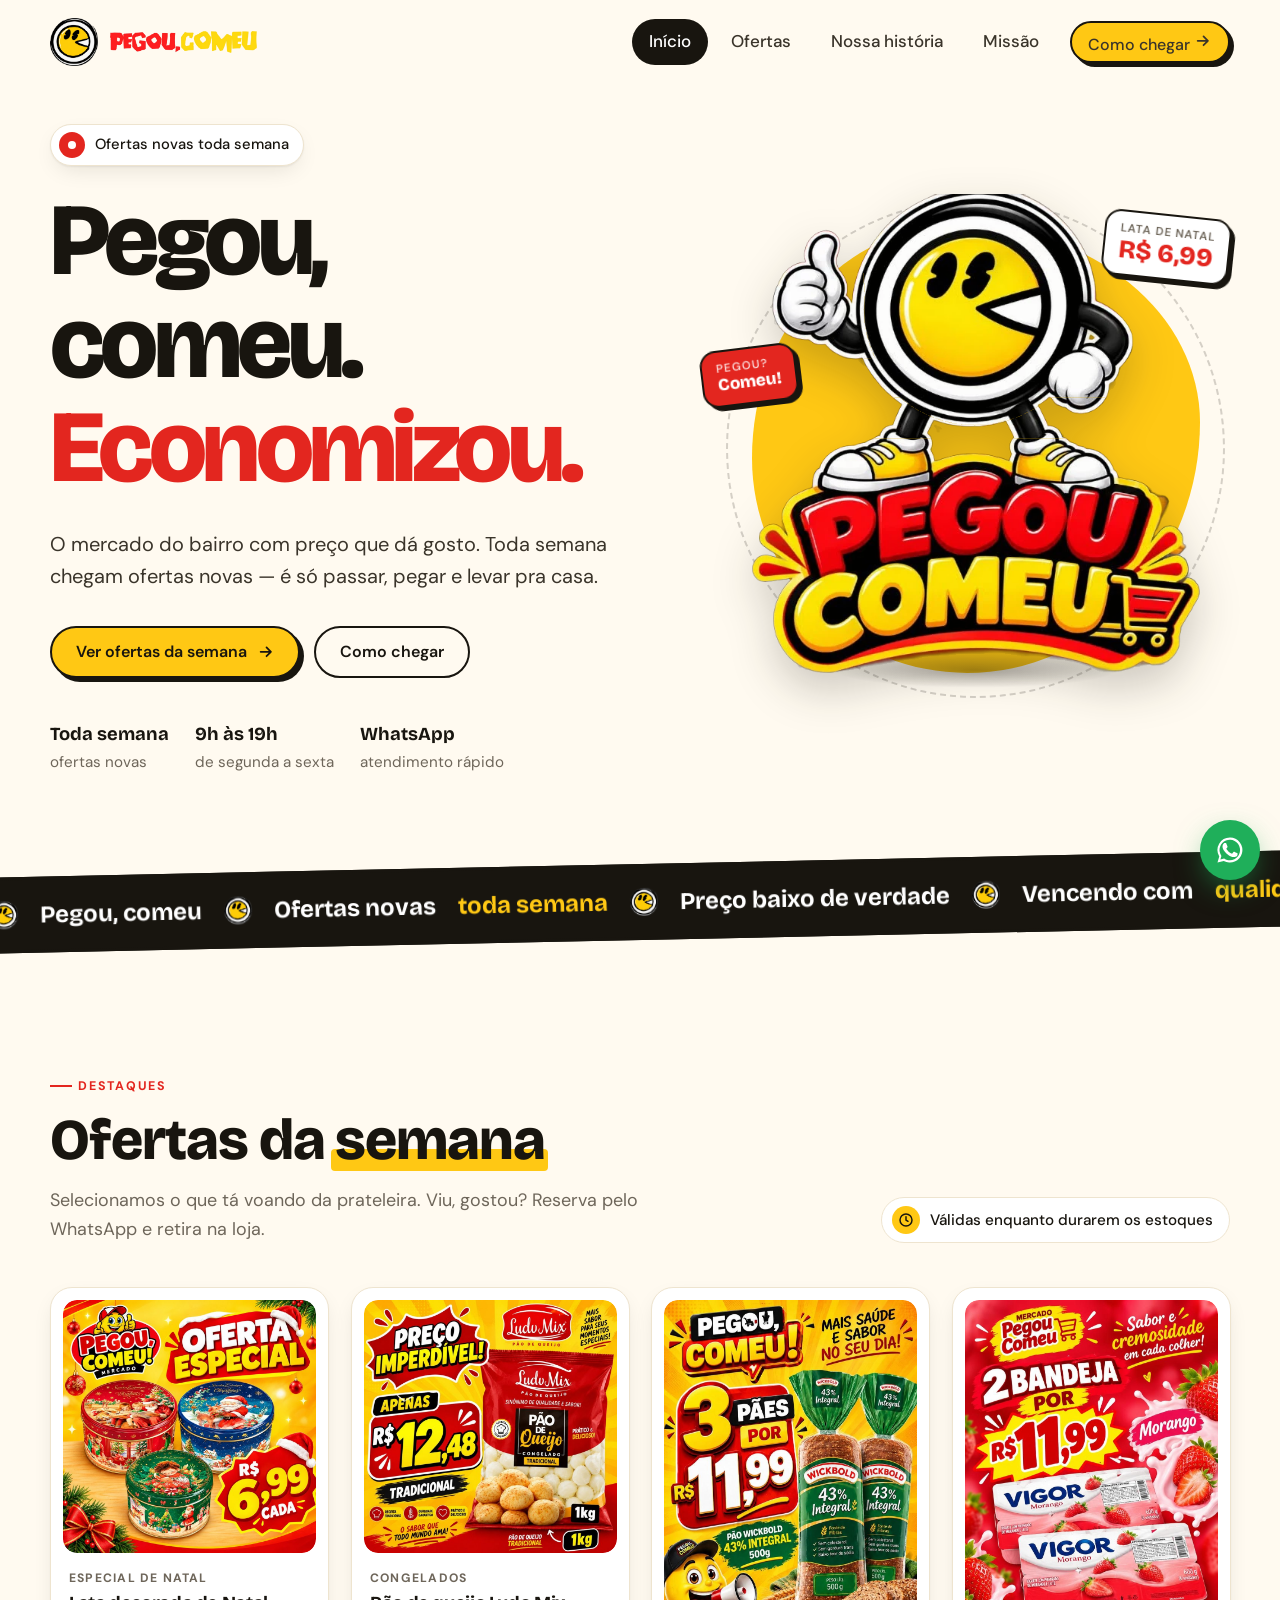
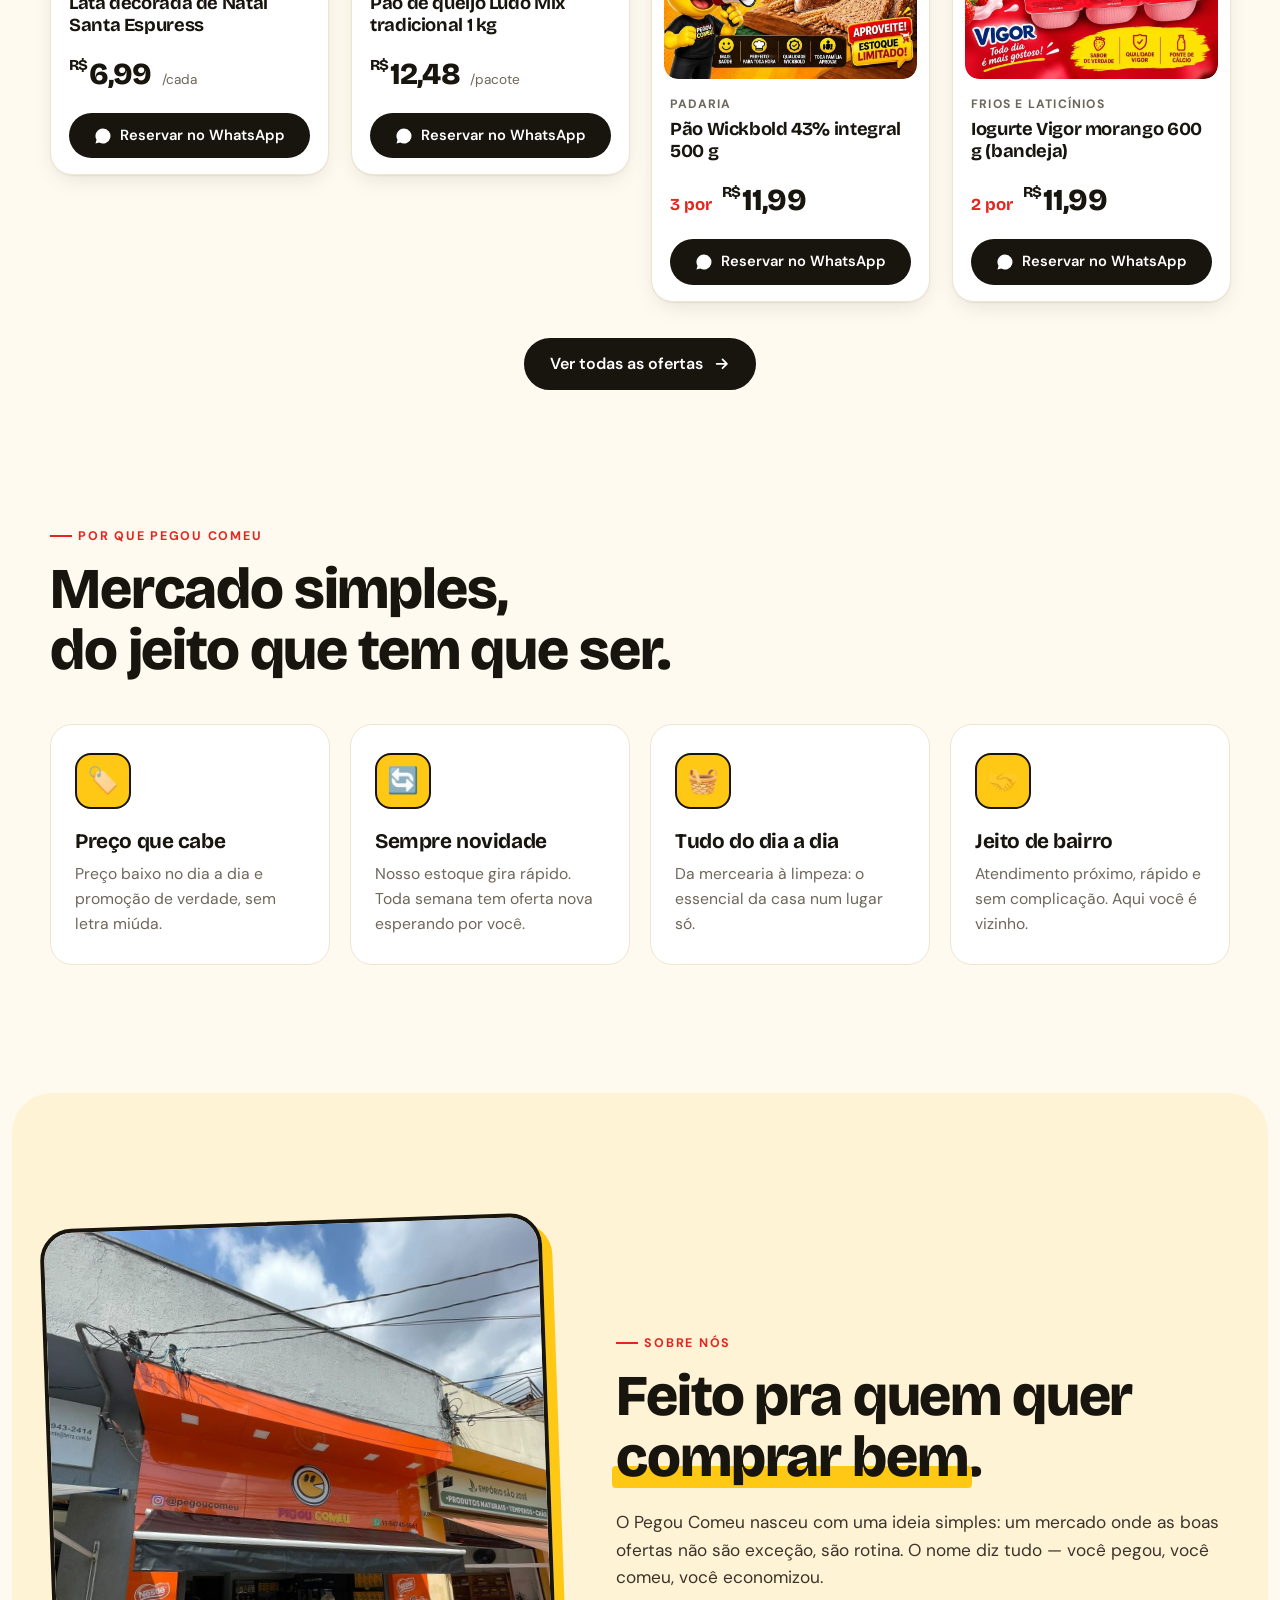
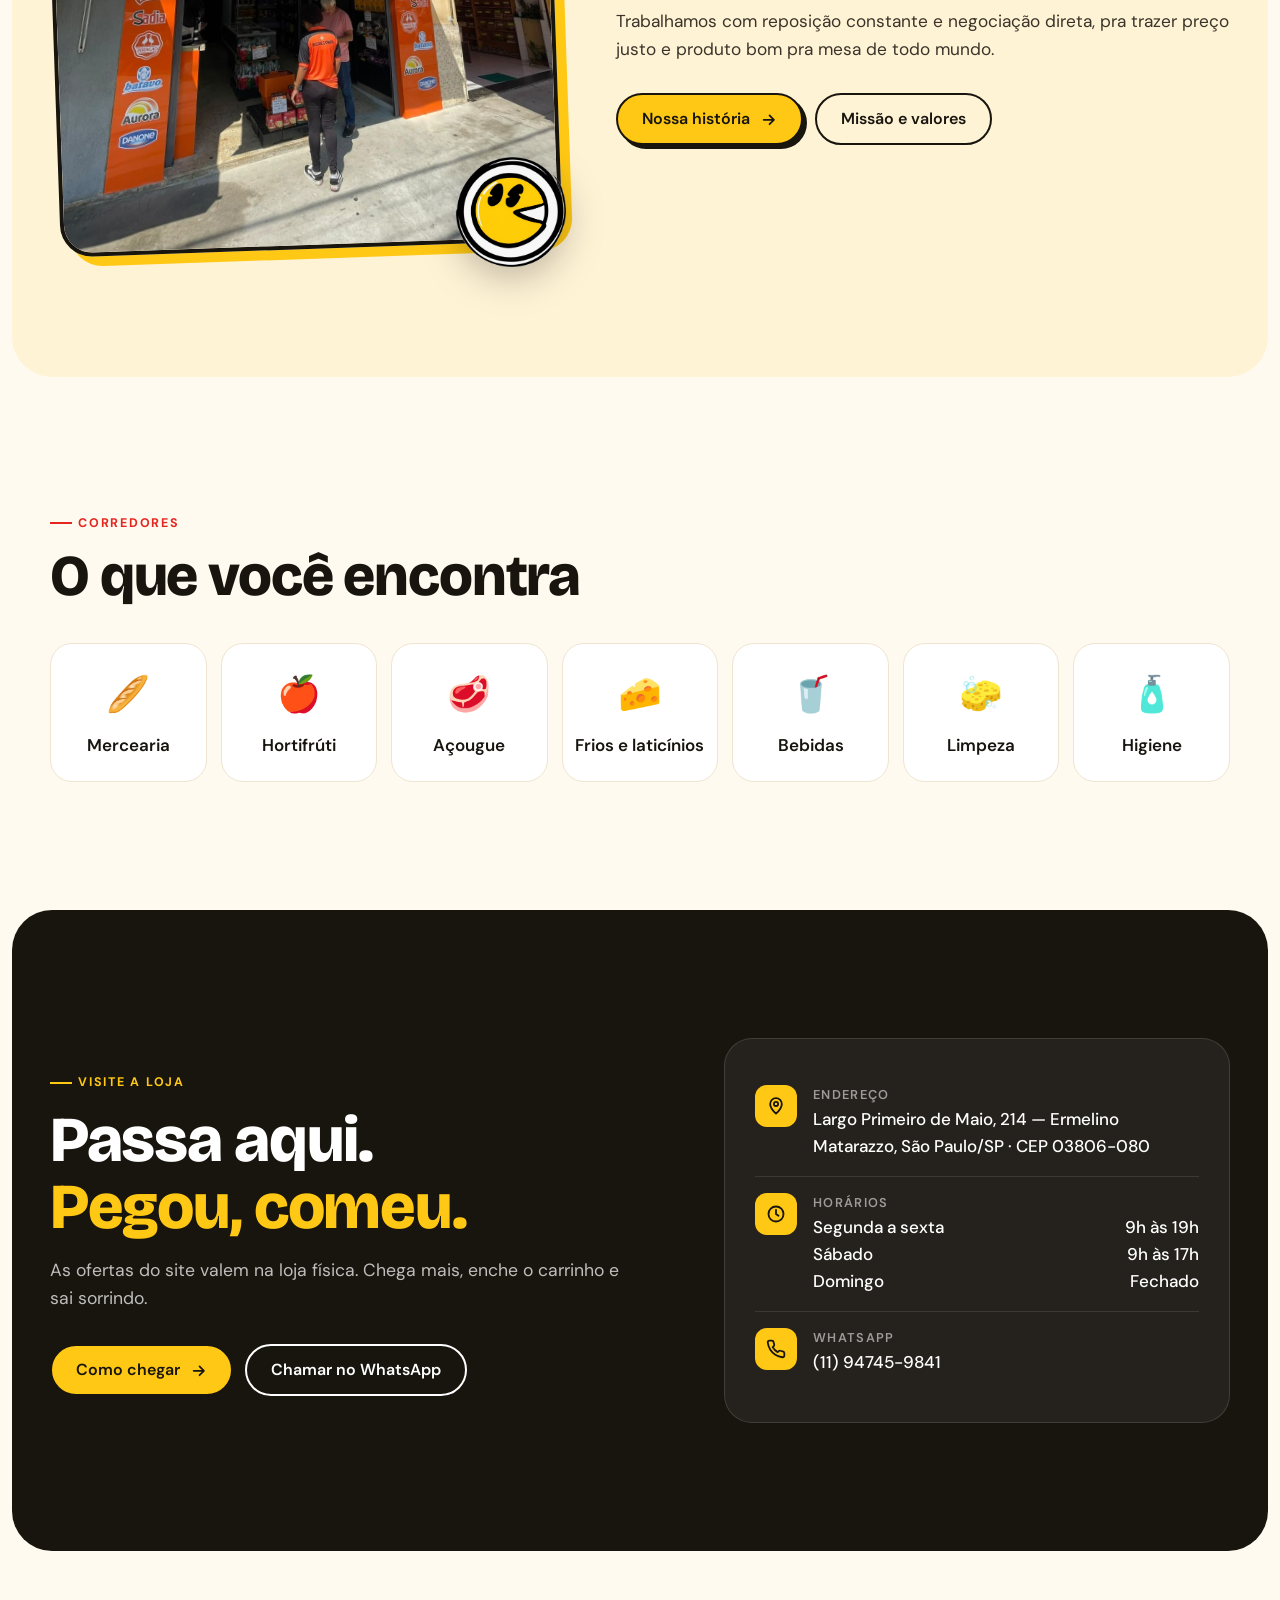
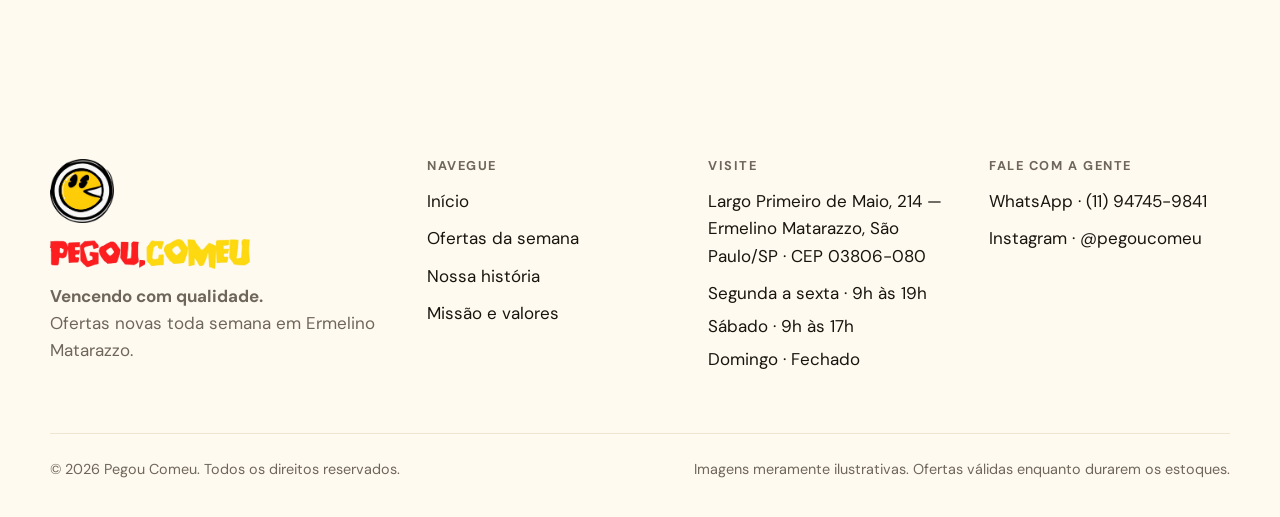
<file: index.html>
<!doctype html>
<html lang="pt-BR">
<head>
<meta charset="utf-8">
<meta name="viewport" content="width=device-width, initial-scale=1">
<title>Pegou Comeu — Mercado com ofertas novas toda semana</title>
<meta name="description" content="Pegou Comeu: o mercado do bairro com preço baixo de verdade e ofertas novas toda semana. Veja as promoções e venha nos visitar.">
<meta name="theme-color" content="#FFC814">
<meta property="og:title" content="Pegou Comeu — Mercado com ofertas novas toda semana">
<meta property="og:description" content="Pegou Comeu: o mercado do bairro com preço baixo de verdade e ofertas novas toda semana. Veja as promoções e venha nos visitar.">
<meta property="og:image" content="assets/img/logo-pc.png">
<meta property="og:type" content="website">
<meta property="og:locale" content="pt_BR">
<link rel="icon" type="image/png" href="assets/img/favicon.png">
<link rel="apple-touch-icon" href="assets/img/favicon.png">
<link rel="preconnect" href="https://fonts.googleapis.com">
<link rel="preconnect" href="https://fonts.gstatic.com" crossorigin>
<link href="https://fonts.googleapis.com/css2?family=Bricolage+Grotesque:opsz,wght@12..96,600;12..96,700;12..96,800&family=DM+Sans:opsz,wght@9..40,400;9..40,500;9..40,600;9..40,700&display=swap" rel="stylesheet">
<link rel="stylesheet" href="css/style.css">
</head>
<body>
<a class="sr-only" href="#conteudo">Pular para o conteúdo</a>
<header class="site-header">
  <nav class="container nav" aria-label="Principal">
    <a class="brand" href="index.html" aria-label="Pegou Comeu — início">
      <img class="brand-icon" src="assets/img/logo-icone.png" alt="" width="48" height="48">
      <img class="brand-name" src="assets/img/logo-nome.png" alt="Pegou Comeu" width="141" height="22">
    </a>
    <ul class="nav-links">
        <li><a href="index.html" aria-current="page">Início</a></li>
        <li><a href="ofertas.html">Ofertas</a></li>
        <li><a href="historia.html">Nossa história</a></li>
        <li><a href="missao.html">Missão</a></li>
      <li class="nav-cta"><a class="btn btn-primary" data-link="maps" href="#">Como chegar <svg viewBox="0 0 24 24" fill="none" stroke="currentColor" stroke-width="2.4" stroke-linecap="round" stroke-linejoin="round"><path d="M5 12h14M13 6l6 6-6 6"/></svg></a></li>
    </ul>
    <button class="nav-toggle" type="button" aria-label="Abrir menu" aria-expanded="false"><span></span></button>
  </nav>
</header>
<main id="conteudo">

<section class="hero">
  <div class="container hero-grid">
    <div>
      <span class="hero-badge"><span class="dot"></span><span data-validade data-sem-data="Ofertas novas toda semana">Ofertas novas toda semana</span></span>
      <h1>
        <span class="line"><span>Pegou,</span></span>
        <span class="line"><span>comeu.</span></span>
        <span class="line"><span class="text-red">Economizou.</span></span>
      </h1>
      <p class="lead">O mercado do bairro com preço que dá gosto. Toda semana chegam ofertas novas — é só passar, pegar e levar pra casa.</p>
      <div class="hero-actions">
        <a class="btn btn-primary" href="ofertas.html">Ver ofertas da semana <svg viewBox="0 0 24 24" fill="none" stroke="currentColor" stroke-width="2.4" stroke-linecap="round" stroke-linejoin="round"><path d="M5 12h14M13 6l6 6-6 6"/></svg></a>
        <a class="btn btn-ghost" data-link="maps" href="#">Como chegar</a>
      </div>
      <div class="hero-meta">
        <div><strong>Toda semana</strong>ofertas novas</div>
        <div><strong data-cfg="horarioCurto">—</strong>de segunda a sexta</div>
        <div><strong>WhatsApp</strong>atendimento rápido</div>
      </div>
    </div>
    <div class="hero-art">
      <div class="hero-blob"></div>
      <div class="hero-ring" aria-hidden="true"></div>
      <div class="mascot-shadow" aria-hidden="true"></div>
      <div class="mascot-wrap">
        <button class="mascot" type="button" aria-label="Mascote do Pegou Comeu — clique para ele pular">
          <span class="pc-rig" role="img" aria-label="Mascote do Pegou Comeu fazendo joinha e piscando">
            <img class="pc-pernas" src="assets/img/mascote/pernas.webp" alt="" width="590" height="631">
            <img class="pc-base" src="assets/img/mascote/base.webp" alt="" width="590" height="631">
            <span class="pc-upper">
              <img class="pc-braco" src="assets/img/mascote/braco.webp" alt="" width="590" height="631">
              <img class="pc-corpo" src="assets/img/mascote/corpo.webp" alt="" width="590" height="631">
              <img class="pc-olho pc-olho-esq" src="assets/img/mascote/olho-esq.webp" alt="" width="590" height="631">
              <img class="pc-olho pc-olho-dir" src="assets/img/mascote/olho-dir.webp" alt="" width="590" height="631">
            </span>
          </span>
        </button>
      </div>
      <div class="sticker sticker-1" data-sticker-oferta><small>Oferta da semana</small><span class="price">Confira!</span></div>
      <div class="sticker sticker-2"><small>Pegou?</small>Comeu!</div>
    </div>
  </div>
</section>

<div class="ticker" aria-hidden="true"><div class="ticker-track"><span class="ticker-item"><img src="assets/img/logo-icone.png" alt="">Pegou, comeu</span><span class="ticker-item"><img src="assets/img/logo-icone.png" alt="">Ofertas novas <span class='y'>toda semana</span></span><span class="ticker-item"><img src="assets/img/logo-icone.png" alt="">Preço baixo de verdade</span><span class="ticker-item"><img src="assets/img/logo-icone.png" alt="">Vencendo com <span class='y'>qualidade</span></span><span class="ticker-item"><img src="assets/img/logo-icone.png" alt="">Encheu o carrinho, <span class='y'>economizou</span></span><span class="ticker-item"><img src="assets/img/logo-icone.png" alt="">Pegou, comeu</span><span class="ticker-item"><img src="assets/img/logo-icone.png" alt="">Ofertas novas <span class='y'>toda semana</span></span><span class="ticker-item"><img src="assets/img/logo-icone.png" alt="">Preço baixo de verdade</span><span class="ticker-item"><img src="assets/img/logo-icone.png" alt="">Vencendo com <span class='y'>qualidade</span></span><span class="ticker-item"><img src="assets/img/logo-icone.png" alt="">Encheu o carrinho, <span class='y'>economizou</span></span></div></div>

<section class="section">
  <div class="container">
    <div class="section-head">
      <div class="reveal">
        <span class="eyebrow">Destaques</span>
        <h2 class="section-title">Ofertas da <span class="hl">semana</span></h2>
        <p class="section-lead">Selecionamos o que tá voando da prateleira. Viu, gostou? Reserva pelo WhatsApp e retira na loja.</p>
      </div>
      <div class="reveal" style="--d:.1s">
        <span class="validity"><span class="clock"><svg viewBox="0 0 24 24" fill="none" stroke="currentColor" stroke-width="2.2" stroke-linecap="round"><circle cx="12" cy="12" r="9"/><path d="M12 7v5l3 2"/></svg></span><span data-validade></span></span>
      </div>
    </div>
    <div class="offers-grid encartes" id="ofertas-destaque"></div>
    <div style="margin-top:36px;text-align:center" class="reveal">
      <a class="btn btn-dark" href="ofertas.html">Ver todas as ofertas <svg viewBox="0 0 24 24" fill="none" stroke="currentColor" stroke-width="2.4" stroke-linecap="round" stroke-linejoin="round"><path d="M5 12h14M13 6l6 6-6 6"/></svg></a>
    </div>
  </div>
</section>

<section class="section" style="padding-top:0">
  <div class="container">
    <div class="reveal" style="margin-bottom:44px">
      <span class="eyebrow">Por que Pegou Comeu</span>
      <h2 class="section-title">Mercado simples,<br>do jeito que tem que ser.</h2>
    </div>
    <div class="features" data-stagger>
      <div class="feature"><div class="feature-icon">🏷️</div><h3>Preço que cabe</h3><p>Preço baixo no dia a dia e promoção de verdade, sem letra miúda.</p></div>
      <div class="feature"><div class="feature-icon">🔄</div><h3>Sempre novidade</h3><p>Nosso estoque gira rápido. Toda semana tem oferta nova esperando por você.</p></div>
      <div class="feature"><div class="feature-icon">🧺</div><h3>Tudo do dia a dia</h3><p>Da mercearia à limpeza: o essencial da casa num lugar só.</p></div>
      <div class="feature"><div class="feature-icon">🤝</div><h3>Jeito de bairro</h3><p>Atendimento próximo, rápido e sem complicação. Aqui você é vizinho.</p></div>
    </div>
  </div>
</section>

<section class="about section">
  <div class="container about-grid">
    <div class="about-photo reveal">
      <img src="assets/img/loja/loja-entrada.jpg" alt="Entrada da loja Pegou Comeu em Ermelino Matarazzo" loading="lazy">
      <img class="badge" src="assets/img/logo-icone.png" alt="">
    </div>
    <div class="about-text reveal" style="--d:.1s">
      <span class="eyebrow">Sobre nós</span>
      <h2 class="section-title" style="margin-bottom:22px">Feito pra quem quer <span class="hl">comprar bem</span>.</h2>
      <p>O Pegou Comeu nasceu com uma ideia simples: um mercado onde as boas ofertas não são exceção, são rotina. O nome diz tudo — você pegou, você comeu, você economizou.</p>
      <p>Trabalhamos com reposição constante e negociação direta, pra trazer preço justo e produto bom pra mesa de todo mundo.</p>
      <div class="about-links">
        <a class="btn btn-primary" href="historia.html">Nossa história <svg viewBox="0 0 24 24" fill="none" stroke="currentColor" stroke-width="2.4" stroke-linecap="round" stroke-linejoin="round"><path d="M5 12h14M13 6l6 6-6 6"/></svg></a>
        <a class="btn btn-ghost" href="missao.html">Missão e valores</a>
      </div>
    </div>
  </div>
</section>

<section class="section">
  <div class="container">
    <div class="reveal" style="margin-bottom:36px">
      <span class="eyebrow">Corredores</span>
      <h2 class="section-title">O que você encontra</h2>
    </div>
    <div class="cats" data-stagger>
      <a class="cat" href="ofertas.html#Mercearia"><span>🥖</span>Mercearia</a>
      <a class="cat" href="ofertas.html#Hortifrúti"><span>🍎</span>Hortifrúti</a>
      <a class="cat" href="ofertas.html#Açougue"><span>🥩</span>Açougue</a>
      <a class="cat" href="ofertas.html#Frios e laticínios"><span>🧀</span>Frios e laticínios</a>
      <a class="cat" href="ofertas.html#Bebidas"><span>🥤</span>Bebidas</a>
      <a class="cat" href="ofertas.html#Limpeza"><span>🧽</span>Limpeza</a>
      <a class="cat" href="ofertas.html#Higiene"><span>🧴</span>Higiene</a>
    </div>
  </div>
</section>

<section style="padding-bottom:clamp(72px,10vw,128px)">
  <div class="visit section reveal">
    <div class="container visit-grid">
      <div>
        <span class="eyebrow">Visite a loja</span>
        <h2>Passa aqui.<br><span style="color:var(--yellow)">Pegou, comeu.</span></h2>
        <p>As ofertas do site valem na loja física. Chega mais, enche o carrinho e sai sorrindo.</p>
        <div class="visit-actions">
          <a class="btn btn-primary" data-link="maps" href="#">Como chegar <svg viewBox="0 0 24 24" fill="none" stroke="currentColor" stroke-width="2.4" stroke-linecap="round" stroke-linejoin="round"><path d="M5 12h14M13 6l6 6-6 6"/></svg></a>
          <a class="btn btn-ghost" data-link="whats" href="#">Chamar no WhatsApp</a>
        </div>
      </div>
      <div class="info-card">
        <div class="info-row"><span class="ic"><svg viewBox="0 0 24 24" fill="none" stroke="currentColor" stroke-width="2.2" stroke-linecap="round" stroke-linejoin="round"><path d="M12 21s-7-6.2-7-11.5a7 7 0 0 1 14 0C19 14.8 12 21 12 21z"/><circle cx="12" cy="9.5" r="2.5"/></svg></span><div><small>Endereço</small><span data-cfg="endereco"></span></div></div>
        <div class="info-row"><span class="ic"><svg viewBox="0 0 24 24" fill="none" stroke="currentColor" stroke-width="2.2" stroke-linecap="round"><circle cx="12" cy="12" r="9"/><path d="M12 7v5l3 2"/></svg></span><div style="flex:1"><small>Horários</small><div data-cfg="horarios"></div></div></div>
        <div class="info-row"><span class="ic"><svg viewBox="0 0 24 24" fill="none" stroke="currentColor" stroke-width="2.2" stroke-linecap="round" stroke-linejoin="round"><path d="M22 16.9v3a2 2 0 0 1-2.2 2 19.8 19.8 0 0 1-8.6-3.1 19.5 19.5 0 0 1-6-6A19.8 19.8 0 0 1 2.1 4.2 2 2 0 0 1 4.1 2h3a2 2 0 0 1 2 1.7c.1.9.4 1.8.7 2.7a2 2 0 0 1-.5 2.1L8 9.8a16 16 0 0 0 6 6l1.3-1.3a2 2 0 0 1 2.1-.4c.9.3 1.8.6 2.7.7a2 2 0 0 1 1.7 2z"/></svg></span><div><small>WhatsApp</small><a data-link="whats" href="#" data-cfg="telefone"></a></div></div>
      </div>
    </div>
  </div>
</section>

</main>

<footer class="site-footer">
  <div class="container">
    <div class="footer-grid">
      <div class="footer-brand">
        <img class="icon" src="assets/img/logo-icone.png" alt="">
        <img class="name" src="assets/img/logo-nome.png" alt="Pegou Comeu">
        <p><strong>Vencendo com qualidade.</strong><br>Ofertas novas toda semana em Ermelino Matarazzo.</p>
      </div>
      <div>
        <h4>Navegue</h4>
        <ul>
          <li><a href="index.html">Início</a></li>
          <li><a href="ofertas.html">Ofertas da semana</a></li>
          <li><a href="historia.html">Nossa história</a></li>
          <li><a href="missao.html">Missão e valores</a></li>
        </ul>
      </div>
      <div>
        <h4>Visite</h4>
        <ul>
          <li><a data-link="maps" href="#"><span data-cfg="endereco"></span></a></li>
          <li data-cfg="horarios"></li>
        </ul>
      </div>
      <div>
        <h4>Fale com a gente</h4>
        <ul>
          <li><a data-link="whats" href="#">WhatsApp · <span data-cfg="telefone"></span></a></li>
          <li><a data-link="instagram" href="#">Instagram · <span data-cfg="instagramUser"></span></a></li>
        </ul>
      </div>
    </div>
    <div class="footer-bottom">
      <span>© <span data-ano></span> Pegou Comeu. Todos os direitos reservados.</span>
      <span>Imagens meramente ilustrativas. Ofertas válidas enquanto durarem os estoques.</span>
    </div>
  </div>
</footer>

<a class="whats-float" data-link="whats" href="#" aria-label="Falar no WhatsApp"><svg viewBox="0 0 24 24" fill="currentColor"><path d="M17.5 14.4c-.3-.1-1.8-.9-2-1-.3-.1-.5-.1-.7.1-.2.3-.8 1-.9 1.2-.2.2-.3.2-.6.1-.3-.1-1.3-.5-2.4-1.5-.9-.8-1.5-1.8-1.7-2.1-.2-.3 0-.5.1-.6l.4-.5c.2-.2.2-.3.3-.5.1-.2 0-.4 0-.5l-.9-2.2c-.2-.6-.5-.5-.7-.5h-.6c-.2 0-.5.1-.8.4-.3.3-1 1-1 2.5s1.1 2.9 1.2 3.1c.1.2 2.1 3.2 5.1 4.5.7.3 1.3.5 1.7.6.7.2 1.4.2 1.9.1.6-.1 1.8-.7 2-1.4.2-.7.2-1.3.2-1.4-.1-.2-.3-.3-.6-.4zM12 2a10 10 0 0 0-8.6 15.1L2 22l5-1.3A10 10 0 1 0 12 2zm0 18.2c-1.6 0-3.1-.4-4.4-1.2l-.3-.2-3 .8.8-2.9-.2-.3A8.2 8.2 0 1 1 12 20.2z"/></svg></a>

<script src="js/config.js"></script>
<script src="js/ofertas.js"></script>
<script src="js/main.js"></script>
</body>
</html>
</file>
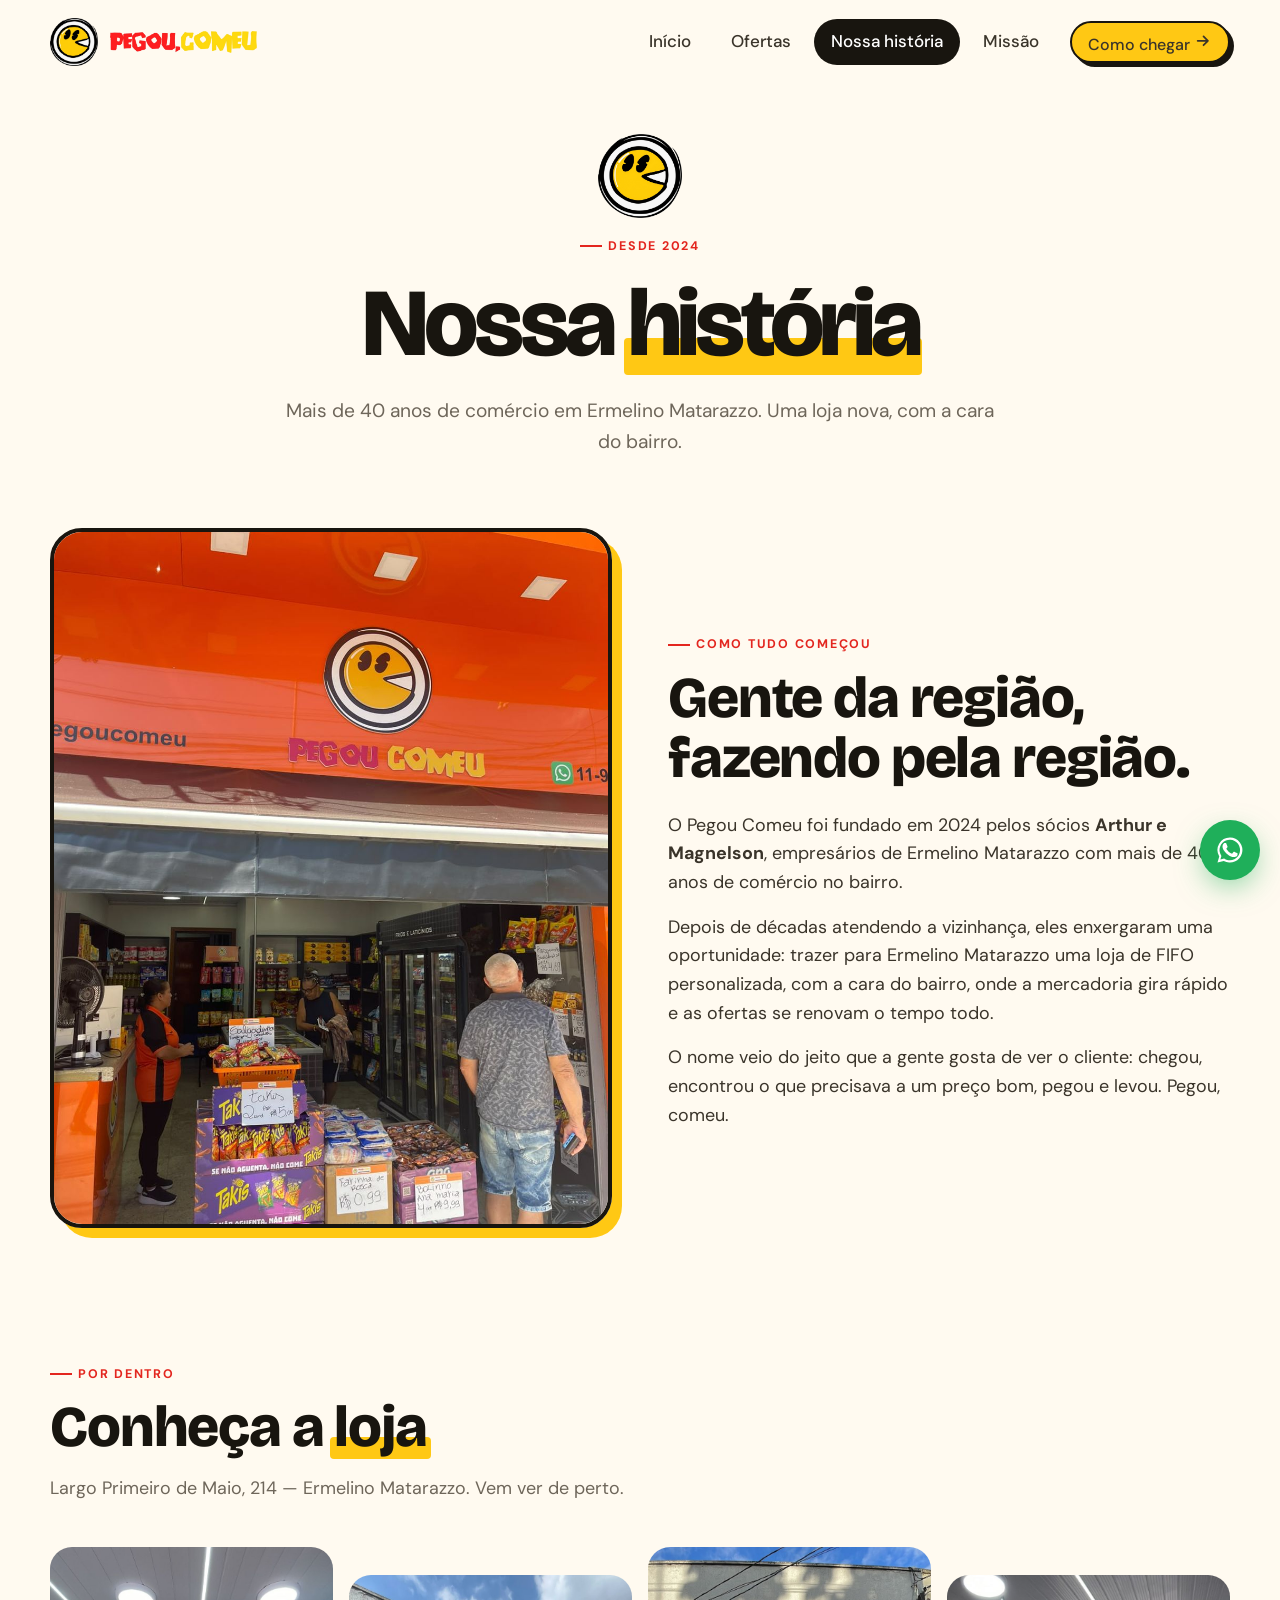
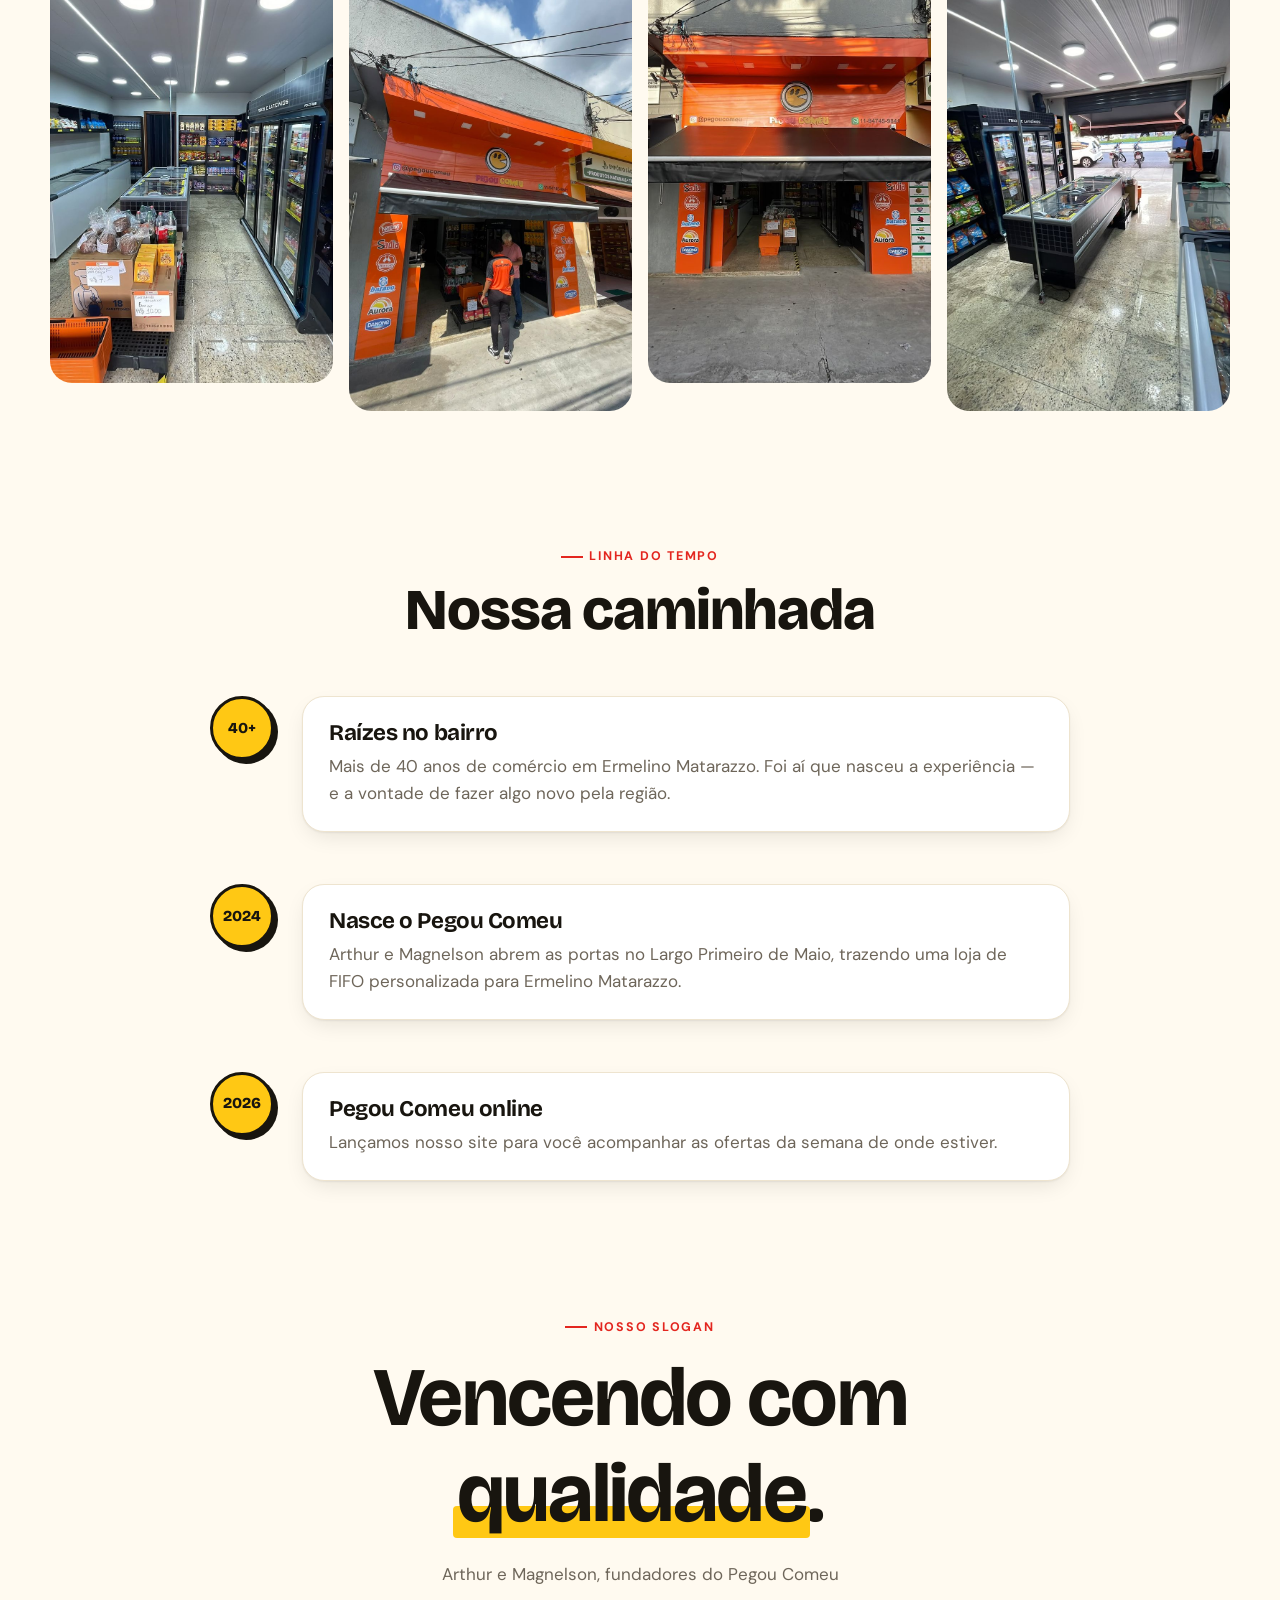
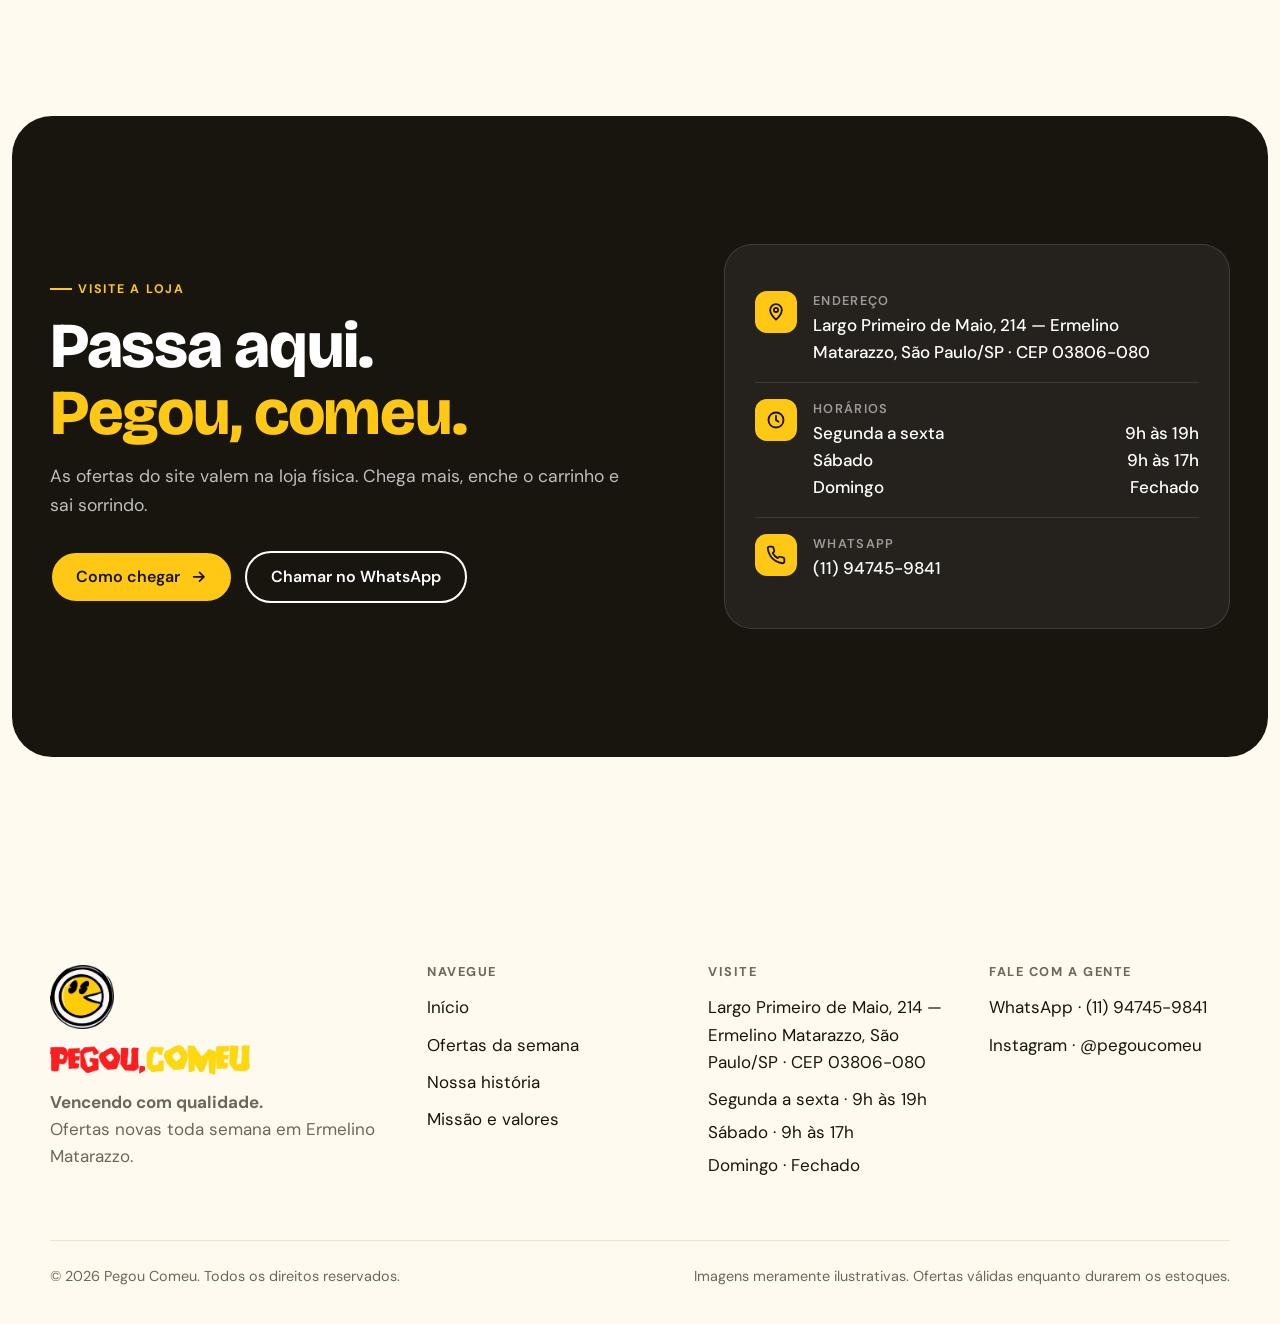
<file: historia.html>
<!doctype html>
<html lang="pt-BR">
<head>
<meta charset="utf-8">
<meta name="viewport" content="width=device-width, initial-scale=1">
<title>Nossa história — Pegou Comeu</title>
<meta name="description" content="Conheça a história do Pegou Comeu, o mercado do bairro com ofertas novas toda semana.">
<meta name="theme-color" content="#FFC814">
<meta property="og:title" content="Nossa história — Pegou Comeu">
<meta property="og:description" content="Conheça a história do Pegou Comeu, o mercado do bairro com ofertas novas toda semana.">
<meta property="og:image" content="assets/img/logo-pc.png">
<meta property="og:type" content="website">
<meta property="og:locale" content="pt_BR">
<link rel="icon" type="image/png" href="assets/img/favicon.png">
<link rel="apple-touch-icon" href="assets/img/favicon.png">
<link rel="preconnect" href="https://fonts.googleapis.com">
<link rel="preconnect" href="https://fonts.gstatic.com" crossorigin>
<link href="https://fonts.googleapis.com/css2?family=Bricolage+Grotesque:opsz,wght@12..96,600;12..96,700;12..96,800&family=DM+Sans:opsz,wght@9..40,400;9..40,500;9..40,600;9..40,700&display=swap" rel="stylesheet">
<link rel="stylesheet" href="css/style.css">
</head>
<body>
<a class="sr-only" href="#conteudo">Pular para o conteúdo</a>
<header class="site-header">
  <nav class="container nav" aria-label="Principal">
    <a class="brand" href="index.html" aria-label="Pegou Comeu — início">
      <img class="brand-icon" src="assets/img/logo-icone.png" alt="" width="48" height="48">
      <img class="brand-name" src="assets/img/logo-nome.png" alt="Pegou Comeu" width="141" height="22">
    </a>
    <ul class="nav-links">
        <li><a href="index.html">Início</a></li>
        <li><a href="ofertas.html">Ofertas</a></li>
        <li><a href="historia.html" aria-current="page">Nossa história</a></li>
        <li><a href="missao.html">Missão</a></li>
      <li class="nav-cta"><a class="btn btn-primary" data-link="maps" href="#">Como chegar <svg viewBox="0 0 24 24" fill="none" stroke="currentColor" stroke-width="2.4" stroke-linecap="round" stroke-linejoin="round"><path d="M5 12h14M13 6l6 6-6 6"/></svg></a></li>
    </ul>
    <button class="nav-toggle" type="button" aria-label="Abrir menu" aria-expanded="false"><span></span></button>
  </nav>
</header>
<main id="conteudo">

<section class="page-hero">
  <div class="container">
    <img class="deco" src="assets/img/logo-icone.png" alt="">
    <span class="eyebrow" style="margin-top:22px">Desde 2024</span>
    <h1 class="reveal">Nossa <span class="hl">história</span></h1>
    <p class="reveal" style="--d:.1s">Mais de 40 anos de comércio em Ermelino Matarazzo. Uma loja nova, com a cara do bairro.</p>
  </div>
</section>

<section class="section" style="padding-top:0">
  <div class="container story-intro">
    <div class="photo reveal"><img src="assets/img/loja/loja-fachada-logo.jpg" alt="Fachada laranja do Pegou Comeu com o logo e clientes entrando na loja" loading="lazy"></div>
    <div class="reveal" style="--d:.1s">
      <span class="eyebrow">Como tudo começou</span>
      <h2 class="section-title" style="margin-bottom:22px">Gente da região, fazendo pela região.</h2>
      <p>O Pegou Comeu foi fundado em 2024 pelos sócios <strong>Arthur e Magnelson</strong>, empresários de Ermelino Matarazzo com mais de 40 anos de comércio no bairro.</p>
      <p>Depois de décadas atendendo a vizinhança, eles enxergaram uma oportunidade: trazer para Ermelino Matarazzo uma loja de FIFO personalizada, com a cara do bairro, onde a mercadoria gira rápido e as ofertas se renovam o tempo todo.</p>
      <p>O nome veio do jeito que a gente gosta de ver o cliente: chegou, encontrou o que precisava a um preço bom, pegou e levou. Pegou, comeu.</p>
    </div>
  </div>
</section>


<section class="section" style="padding-top:0">
  <div class="container">
    <div class="section-head">
      <div class="reveal">
        <span class="eyebrow">Por dentro</span>
        <h2 class="section-title">Conheça a <span class="hl">loja</span></h2>
        <p class="section-lead">Largo Primeiro de Maio, 214 — Ermelino Matarazzo. Vem ver de perto.</p>
      </div>
    </div>
    <div class="gallery" data-stagger>
      <figure class="g-a"><img src="assets/img/loja/loja-interior-2.jpg" alt="Corredor da loja com ofertas em caixas e geladeiras" loading="lazy"><figcaption>Ofertas logo na entrada</figcaption></figure>
      <figure class="g-b"><img src="assets/img/loja/loja-entrada.jpg" alt="Entrada do Pegou Comeu com cliente entrando" loading="lazy"><figcaption>Nossa entrada</figcaption></figure>
      <figure class="g-c"><img src="assets/img/loja/loja-fachada.jpg" alt="Fachada laranja do Pegou Comeu" loading="lazy"><figcaption>A fachada no Largo Primeiro de Maio</figcaption></figure>
      <figure class="g-d"><img src="assets/img/loja/loja-interior-1.jpg" alt="Interior com freezers, geladeiras e prateleiras" loading="lazy"><figcaption>Freezers e geladeiras sempre abastecidos</figcaption></figure>
    </div>
  </div>
</section>

<dialog class="lightbox" aria-label="Foto ampliada">
  <button class="lb-close" type="button" aria-label="Fechar">×</button>
  <button class="lb-nav lb-prev" type="button" aria-label="Foto anterior">‹</button>
  <figure><img alt=""><figcaption></figcaption></figure>
  <button class="lb-nav lb-next" type="button" aria-label="Próxima foto">›</button>
</dialog>
<section class="section" style="padding-top:0">
  <div class="container">
    <div class="reveal" style="text-align:center;margin-bottom:56px">
      <span class="eyebrow">Linha do tempo</span>
      <h2 class="section-title">Nossa caminhada</h2>
    </div>
    <ol class="timeline">
      <li class="reveal"><span class="tl-dot">40+</span><div class="tl-card"><h3>Raízes no bairro</h3><p>Mais de 40 anos de comércio em Ermelino Matarazzo. Foi aí que nasceu a experiência — e a vontade de fazer algo novo pela região.</p></div></li>
      <li class="reveal"><span class="tl-dot">2024</span><div class="tl-card"><h3>Nasce o Pegou Comeu</h3><p>Arthur e Magnelson abrem as portas no Largo Primeiro de Maio, trazendo uma loja de FIFO personalizada para Ermelino Matarazzo.</p></div></li>
      <li class="reveal"><span class="tl-dot">2026</span><div class="tl-card"><h3>Pegou Comeu online</h3><p>Lançamos nosso site para você acompanhar as ofertas da semana de onde estiver.</p></div></li>
    </ol>
  </div>
</section>

<section class="section" style="padding-top:0">
  <div class="container reveal" style="text-align:center;max-width:900px">
    <span class="eyebrow">Nosso slogan</span>
    <p class="big-quote" style="font-size:clamp(2.6rem,7vw,5.2rem);margin-top:14px">Vencendo com <span class="hl">qualidade</span>.</p>
    <p style="margin-top:20px;color:var(--muted)">Arthur e Magnelson, fundadores do Pegou Comeu</p>
  </div>
</section>

<section style="padding-bottom:clamp(72px,10vw,128px)">
  <div class="visit section reveal">
    <div class="container visit-grid">
      <div>
        <span class="eyebrow">Visite a loja</span>
        <h2>Passa aqui.<br><span style="color:var(--yellow)">Pegou, comeu.</span></h2>
        <p>As ofertas do site valem na loja física. Chega mais, enche o carrinho e sai sorrindo.</p>
        <div class="visit-actions">
          <a class="btn btn-primary" data-link="maps" href="#">Como chegar <svg viewBox="0 0 24 24" fill="none" stroke="currentColor" stroke-width="2.4" stroke-linecap="round" stroke-linejoin="round"><path d="M5 12h14M13 6l6 6-6 6"/></svg></a>
          <a class="btn btn-ghost" data-link="whats" href="#">Chamar no WhatsApp</a>
        </div>
      </div>
      <div class="info-card">
        <div class="info-row"><span class="ic"><svg viewBox="0 0 24 24" fill="none" stroke="currentColor" stroke-width="2.2" stroke-linecap="round" stroke-linejoin="round"><path d="M12 21s-7-6.2-7-11.5a7 7 0 0 1 14 0C19 14.8 12 21 12 21z"/><circle cx="12" cy="9.5" r="2.5"/></svg></span><div><small>Endereço</small><span data-cfg="endereco"></span></div></div>
        <div class="info-row"><span class="ic"><svg viewBox="0 0 24 24" fill="none" stroke="currentColor" stroke-width="2.2" stroke-linecap="round"><circle cx="12" cy="12" r="9"/><path d="M12 7v5l3 2"/></svg></span><div style="flex:1"><small>Horários</small><div data-cfg="horarios"></div></div></div>
        <div class="info-row"><span class="ic"><svg viewBox="0 0 24 24" fill="none" stroke="currentColor" stroke-width="2.2" stroke-linecap="round" stroke-linejoin="round"><path d="M22 16.9v3a2 2 0 0 1-2.2 2 19.8 19.8 0 0 1-8.6-3.1 19.5 19.5 0 0 1-6-6A19.8 19.8 0 0 1 2.1 4.2 2 2 0 0 1 4.1 2h3a2 2 0 0 1 2 1.7c.1.9.4 1.8.7 2.7a2 2 0 0 1-.5 2.1L8 9.8a16 16 0 0 0 6 6l1.3-1.3a2 2 0 0 1 2.1-.4c.9.3 1.8.6 2.7.7a2 2 0 0 1 1.7 2z"/></svg></span><div><small>WhatsApp</small><a data-link="whats" href="#" data-cfg="telefone"></a></div></div>
      </div>
    </div>
  </div>
</section>

</main>

<footer class="site-footer">
  <div class="container">
    <div class="footer-grid">
      <div class="footer-brand">
        <img class="icon" src="assets/img/logo-icone.png" alt="">
        <img class="name" src="assets/img/logo-nome.png" alt="Pegou Comeu">
        <p><strong>Vencendo com qualidade.</strong><br>Ofertas novas toda semana em Ermelino Matarazzo.</p>
      </div>
      <div>
        <h4>Navegue</h4>
        <ul>
          <li><a href="index.html">Início</a></li>
          <li><a href="ofertas.html">Ofertas da semana</a></li>
          <li><a href="historia.html">Nossa história</a></li>
          <li><a href="missao.html">Missão e valores</a></li>
        </ul>
      </div>
      <div>
        <h4>Visite</h4>
        <ul>
          <li><a data-link="maps" href="#"><span data-cfg="endereco"></span></a></li>
          <li data-cfg="horarios"></li>
        </ul>
      </div>
      <div>
        <h4>Fale com a gente</h4>
        <ul>
          <li><a data-link="whats" href="#">WhatsApp · <span data-cfg="telefone"></span></a></li>
          <li><a data-link="instagram" href="#">Instagram · <span data-cfg="instagramUser"></span></a></li>
        </ul>
      </div>
    </div>
    <div class="footer-bottom">
      <span>© <span data-ano></span> Pegou Comeu. Todos os direitos reservados.</span>
      <span>Imagens meramente ilustrativas. Ofertas válidas enquanto durarem os estoques.</span>
    </div>
  </div>
</footer>

<a class="whats-float" data-link="whats" href="#" aria-label="Falar no WhatsApp"><svg viewBox="0 0 24 24" fill="currentColor"><path d="M17.5 14.4c-.3-.1-1.8-.9-2-1-.3-.1-.5-.1-.7.1-.2.3-.8 1-.9 1.2-.2.2-.3.2-.6.1-.3-.1-1.3-.5-2.4-1.5-.9-.8-1.5-1.8-1.7-2.1-.2-.3 0-.5.1-.6l.4-.5c.2-.2.2-.3.3-.5.1-.2 0-.4 0-.5l-.9-2.2c-.2-.6-.5-.5-.7-.5h-.6c-.2 0-.5.1-.8.4-.3.3-1 1-1 2.5s1.1 2.9 1.2 3.1c.1.2 2.1 3.2 5.1 4.5.7.3 1.3.5 1.7.6.7.2 1.4.2 1.9.1.6-.1 1.8-.7 2-1.4.2-.7.2-1.3.2-1.4-.1-.2-.3-.3-.6-.4zM12 2a10 10 0 0 0-8.6 15.1L2 22l5-1.3A10 10 0 1 0 12 2zm0 18.2c-1.6 0-3.1-.4-4.4-1.2l-.3-.2-3 .8.8-2.9-.2-.3A8.2 8.2 0 1 1 12 20.2z"/></svg></a>

<script src="js/config.js"></script>
<script src="js/ofertas.js"></script>
<script src="js/main.js"></script>
</body>
</html>
</file>
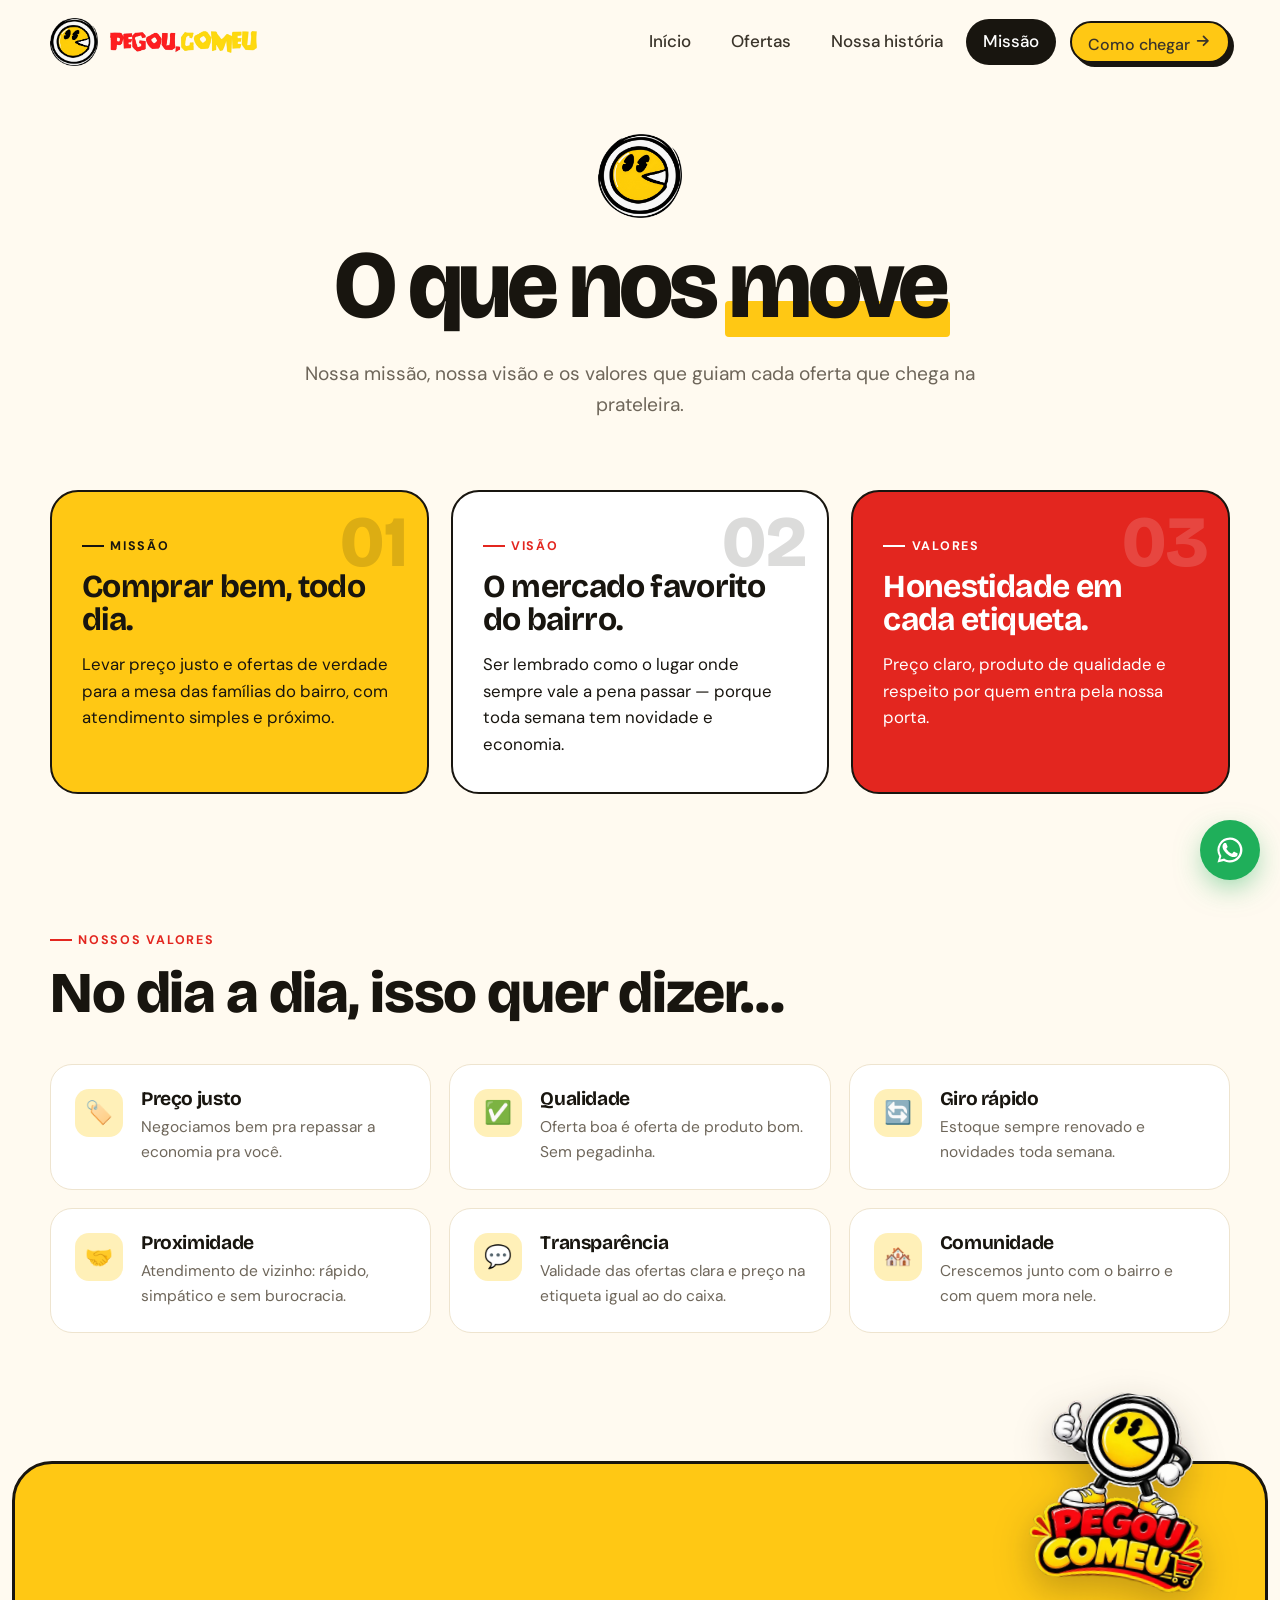
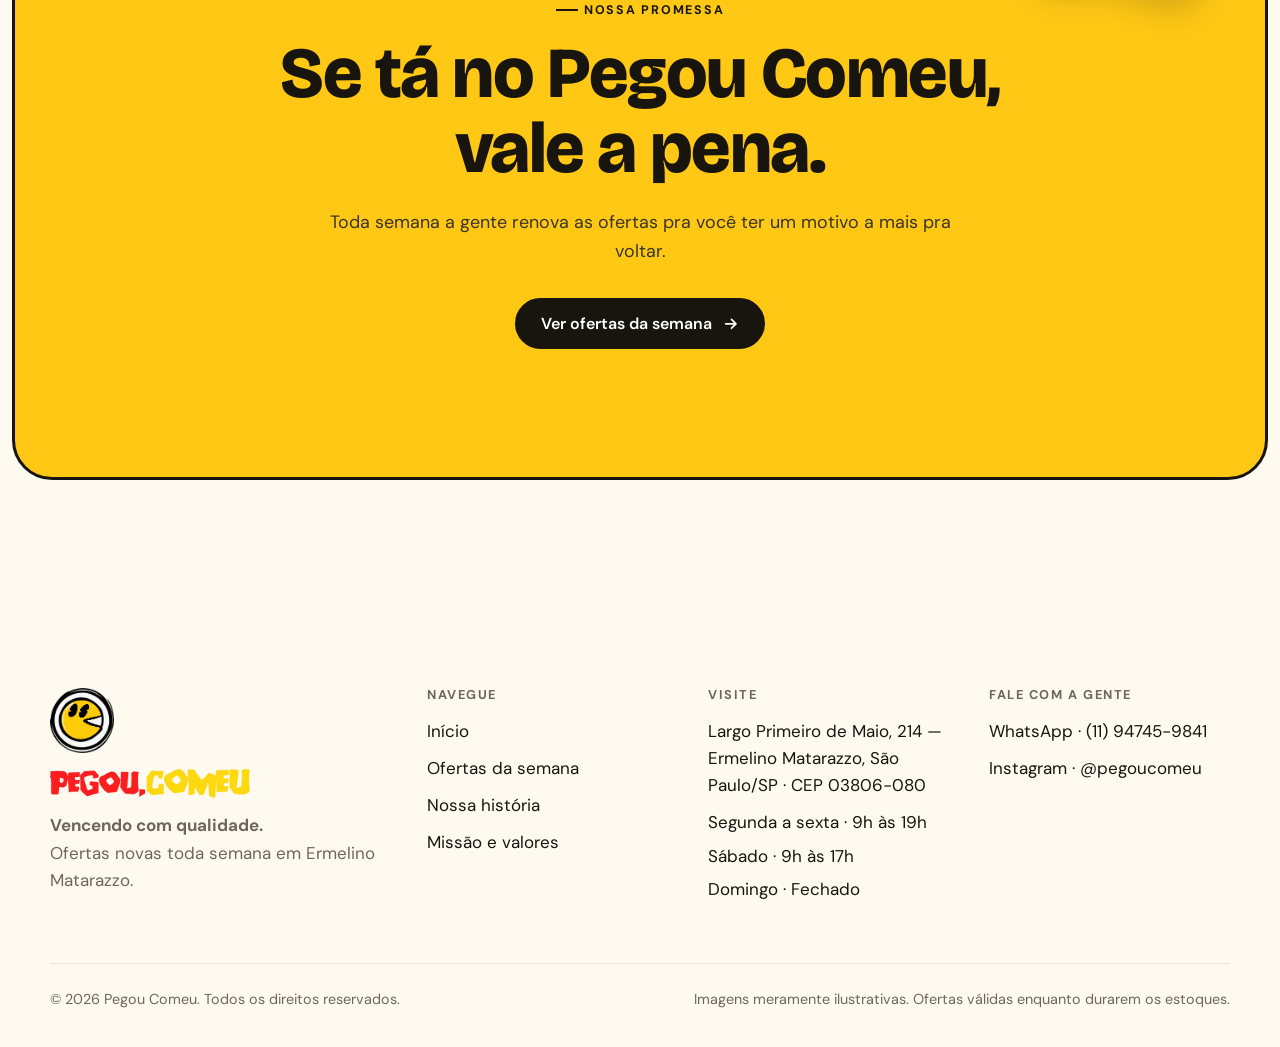
<file: missao.html>
<!doctype html>
<html lang="pt-BR">
<head>
<meta charset="utf-8">
<meta name="viewport" content="width=device-width, initial-scale=1">
<title>Missão, visão e valores — Pegou Comeu</title>
<meta name="description" content="A missão do Pegou Comeu: levar preço justo e boas ofertas para a mesa de todo mundo.">
<meta name="theme-color" content="#FFC814">
<meta property="og:title" content="Missão, visão e valores — Pegou Comeu">
<meta property="og:description" content="A missão do Pegou Comeu: levar preço justo e boas ofertas para a mesa de todo mundo.">
<meta property="og:image" content="assets/img/logo-pc.png">
<meta property="og:type" content="website">
<meta property="og:locale" content="pt_BR">
<link rel="icon" type="image/png" href="assets/img/favicon.png">
<link rel="apple-touch-icon" href="assets/img/favicon.png">
<link rel="preconnect" href="https://fonts.googleapis.com">
<link rel="preconnect" href="https://fonts.gstatic.com" crossorigin>
<link href="https://fonts.googleapis.com/css2?family=Bricolage+Grotesque:opsz,wght@12..96,600;12..96,700;12..96,800&family=DM+Sans:opsz,wght@9..40,400;9..40,500;9..40,600;9..40,700&display=swap" rel="stylesheet">
<link rel="stylesheet" href="css/style.css">
</head>
<body>
<a class="sr-only" href="#conteudo">Pular para o conteúdo</a>
<header class="site-header">
  <nav class="container nav" aria-label="Principal">
    <a class="brand" href="index.html" aria-label="Pegou Comeu — início">
      <img class="brand-icon" src="assets/img/logo-icone.png" alt="" width="48" height="48">
      <img class="brand-name" src="assets/img/logo-nome.png" alt="Pegou Comeu" width="141" height="22">
    </a>
    <ul class="nav-links">
        <li><a href="index.html">Início</a></li>
        <li><a href="ofertas.html">Ofertas</a></li>
        <li><a href="historia.html">Nossa história</a></li>
        <li><a href="missao.html" aria-current="page">Missão</a></li>
      <li class="nav-cta"><a class="btn btn-primary" data-link="maps" href="#">Como chegar <svg viewBox="0 0 24 24" fill="none" stroke="currentColor" stroke-width="2.4" stroke-linecap="round" stroke-linejoin="round"><path d="M5 12h14M13 6l6 6-6 6"/></svg></a></li>
    </ul>
    <button class="nav-toggle" type="button" aria-label="Abrir menu" aria-expanded="false"><span></span></button>
  </nav>
</header>
<main id="conteudo">

<section class="page-hero">
  <div class="container">
    <img class="deco" src="assets/img/logo-icone.png" alt="">
    <h1 class="reveal">O que nos <span class="hl">move</span></h1>
    <p class="reveal" style="--d:.1s">Nossa missão, nossa visão e os valores que guiam cada oferta que chega na prateleira.</p>
  </div>
</section>

<section class="section" style="padding-top:0">
  <div class="container mvv" data-stagger>
    <article class="mvv-card"><span class="num">01</span><span class="eyebrow" style="color:var(--ink)">Missão</span><h3 style="margin-top:14px">Comprar bem, todo dia.</h3><p>Levar preço justo e ofertas de verdade para a mesa das famílias do bairro, com atendimento simples e próximo.</p></article>
    <article class="mvv-card"><span class="num">02</span><span class="eyebrow">Visão</span><h3 style="margin-top:14px">O mercado favorito do bairro.</h3><p>Ser lembrado como o lugar onde sempre vale a pena passar — porque toda semana tem novidade e economia.</p></article>
    <article class="mvv-card"><span class="num">03</span><span class="eyebrow" style="color:#fff">Valores</span><h3 style="margin-top:14px">Honestidade em cada etiqueta.</h3><p>Preço claro, produto de qualidade e respeito por quem entra pela nossa porta.</p></article>
  </div>
</section>

<section class="section" style="padding-top:0">
  <div class="container">
    <div class="reveal" style="margin-bottom:40px">
      <span class="eyebrow">Nossos valores</span>
      <h2 class="section-title">No dia a dia, isso quer dizer…</h2>
    </div>
    <div class="values" data-stagger>
      <div class="value"><span class="ico">🏷️</span><div><h3>Preço justo</h3><p>Negociamos bem pra repassar a economia pra você.</p></div></div>
      <div class="value"><span class="ico">✅</span><div><h3>Qualidade</h3><p>Oferta boa é oferta de produto bom. Sem pegadinha.</p></div></div>
      <div class="value"><span class="ico">🔄</span><div><h3>Giro rápido</h3><p>Estoque sempre renovado e novidades toda semana.</p></div></div>
      <div class="value"><span class="ico">🤝</span><div><h3>Proximidade</h3><p>Atendimento de vizinho: rápido, simpático e sem burocracia.</p></div></div>
      <div class="value"><span class="ico">💬</span><div><h3>Transparência</h3><p>Validade das ofertas clara e preço na etiqueta igual ao do caixa.</p></div></div>
      <div class="value"><span class="ico">🏘️</span><div><h3>Comunidade</h3><p>Crescemos junto com o bairro e com quem mora nele.</p></div></div>
    </div>
  </div>
</section>

<section class="section" style="padding-top:0">
  <div class="promise section reveal">
    <div class="container">
      <img class="promise-mascot" src="assets/img/personagem-pc.webp" alt="" loading="lazy" width="590" height="631">
      <span class="eyebrow" style="color:var(--ink)">Nossa promessa</span>
      <h2 style="margin-top:16px">Se tá no Pegou Comeu, vale a pena.</h2>
      <p>Toda semana a gente renova as ofertas pra você ter um motivo a mais pra voltar.</p>
      <a class="btn btn-dark" href="ofertas.html">Ver ofertas da semana <svg viewBox="0 0 24 24" fill="none" stroke="currentColor" stroke-width="2.4" stroke-linecap="round" stroke-linejoin="round"><path d="M5 12h14M13 6l6 6-6 6"/></svg></a>
    </div>
  </div>
</section>
</main>

<footer class="site-footer">
  <div class="container">
    <div class="footer-grid">
      <div class="footer-brand">
        <img class="icon" src="assets/img/logo-icone.png" alt="">
        <img class="name" src="assets/img/logo-nome.png" alt="Pegou Comeu">
        <p><strong>Vencendo com qualidade.</strong><br>Ofertas novas toda semana em Ermelino Matarazzo.</p>
      </div>
      <div>
        <h4>Navegue</h4>
        <ul>
          <li><a href="index.html">Início</a></li>
          <li><a href="ofertas.html">Ofertas da semana</a></li>
          <li><a href="historia.html">Nossa história</a></li>
          <li><a href="missao.html">Missão e valores</a></li>
        </ul>
      </div>
      <div>
        <h4>Visite</h4>
        <ul>
          <li><a data-link="maps" href="#"><span data-cfg="endereco"></span></a></li>
          <li data-cfg="horarios"></li>
        </ul>
      </div>
      <div>
        <h4>Fale com a gente</h4>
        <ul>
          <li><a data-link="whats" href="#">WhatsApp · <span data-cfg="telefone"></span></a></li>
          <li><a data-link="instagram" href="#">Instagram · <span data-cfg="instagramUser"></span></a></li>
        </ul>
      </div>
    </div>
    <div class="footer-bottom">
      <span>© <span data-ano></span> Pegou Comeu. Todos os direitos reservados.</span>
      <span>Imagens meramente ilustrativas. Ofertas válidas enquanto durarem os estoques.</span>
    </div>
  </div>
</footer>

<a class="whats-float" data-link="whats" href="#" aria-label="Falar no WhatsApp"><svg viewBox="0 0 24 24" fill="currentColor"><path d="M17.5 14.4c-.3-.1-1.8-.9-2-1-.3-.1-.5-.1-.7.1-.2.3-.8 1-.9 1.2-.2.2-.3.2-.6.1-.3-.1-1.3-.5-2.4-1.5-.9-.8-1.5-1.8-1.7-2.1-.2-.3 0-.5.1-.6l.4-.5c.2-.2.2-.3.3-.5.1-.2 0-.4 0-.5l-.9-2.2c-.2-.6-.5-.5-.7-.5h-.6c-.2 0-.5.1-.8.4-.3.3-1 1-1 2.5s1.1 2.9 1.2 3.1c.1.2 2.1 3.2 5.1 4.5.7.3 1.3.5 1.7.6.7.2 1.4.2 1.9.1.6-.1 1.8-.7 2-1.4.2-.7.2-1.3.2-1.4-.1-.2-.3-.3-.6-.4zM12 2a10 10 0 0 0-8.6 15.1L2 22l5-1.3A10 10 0 1 0 12 2zm0 18.2c-1.6 0-3.1-.4-4.4-1.2l-.3-.2-3 .8.8-2.9-.2-.3A8.2 8.2 0 1 1 12 20.2z"/></svg></a>

<script src="js/config.js"></script>
<script src="js/ofertas.js"></script>
<script src="js/main.js"></script>
</body>
</html>
</file>
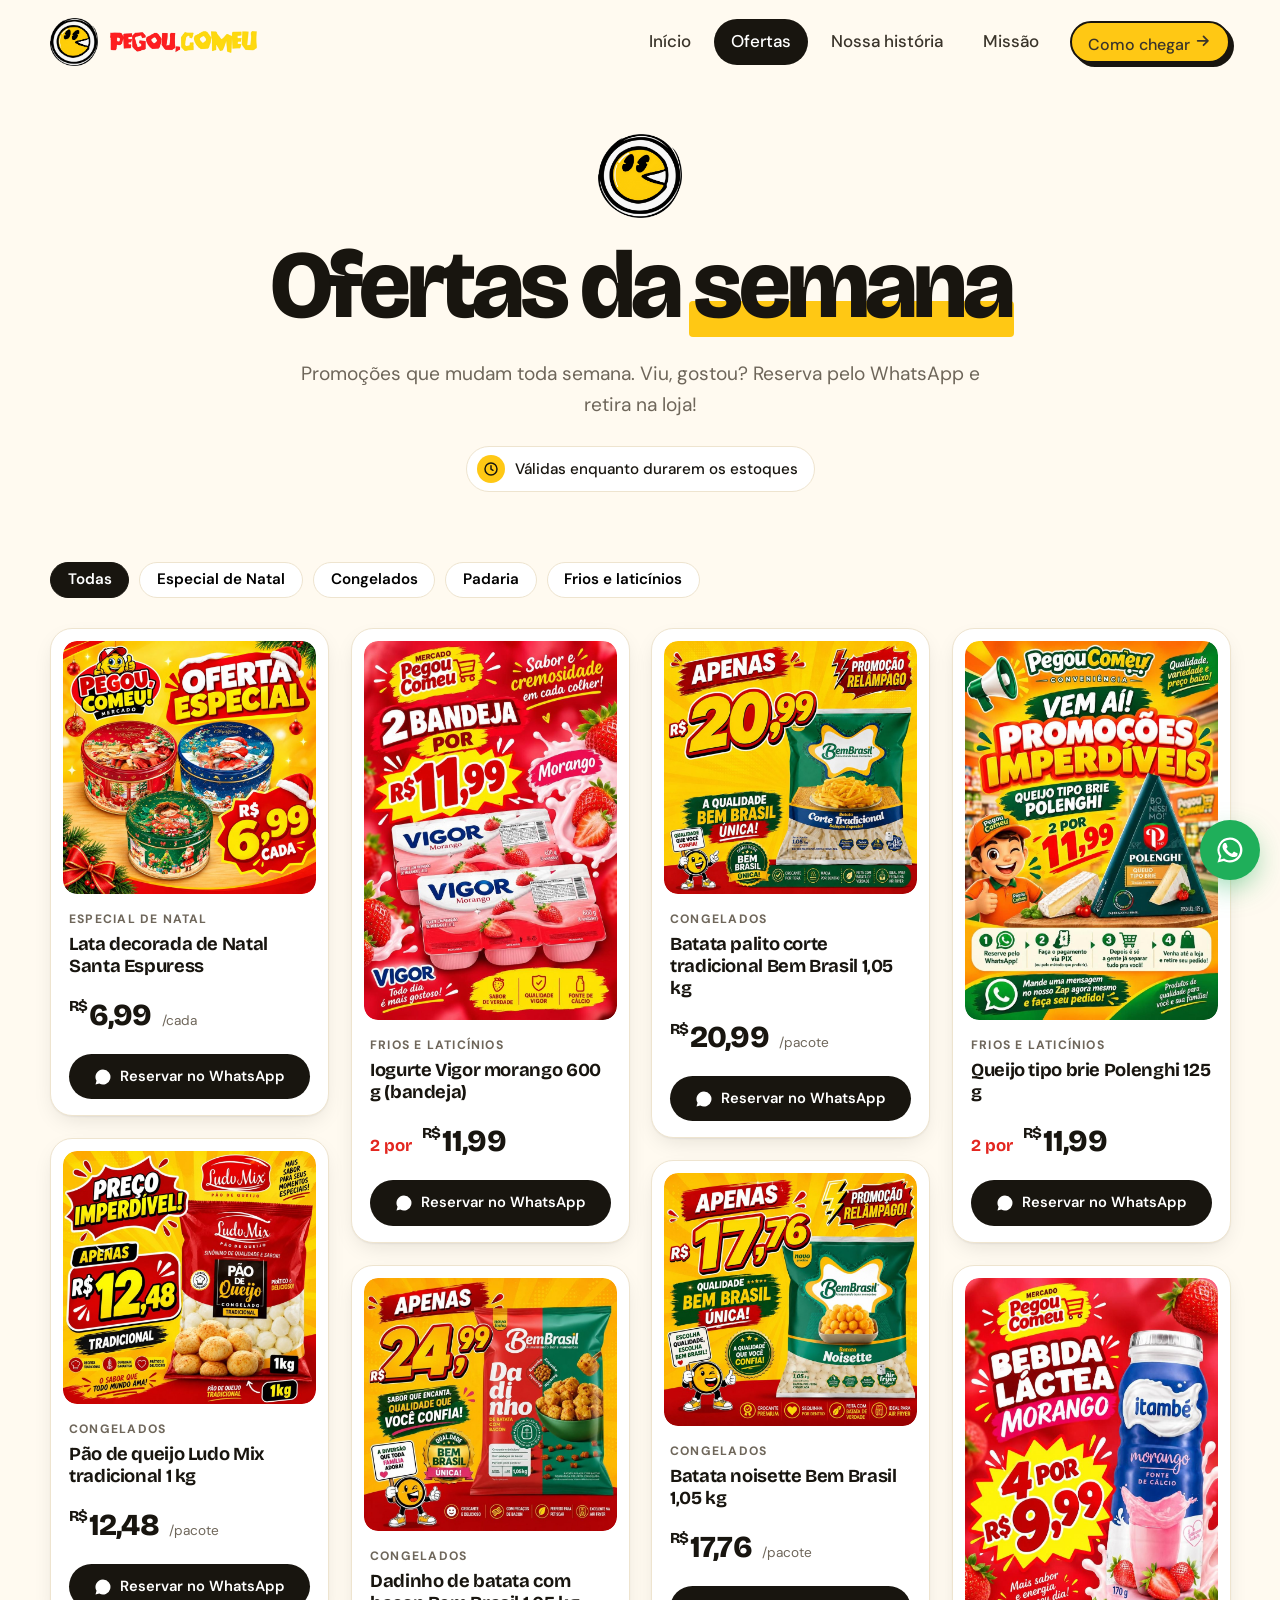
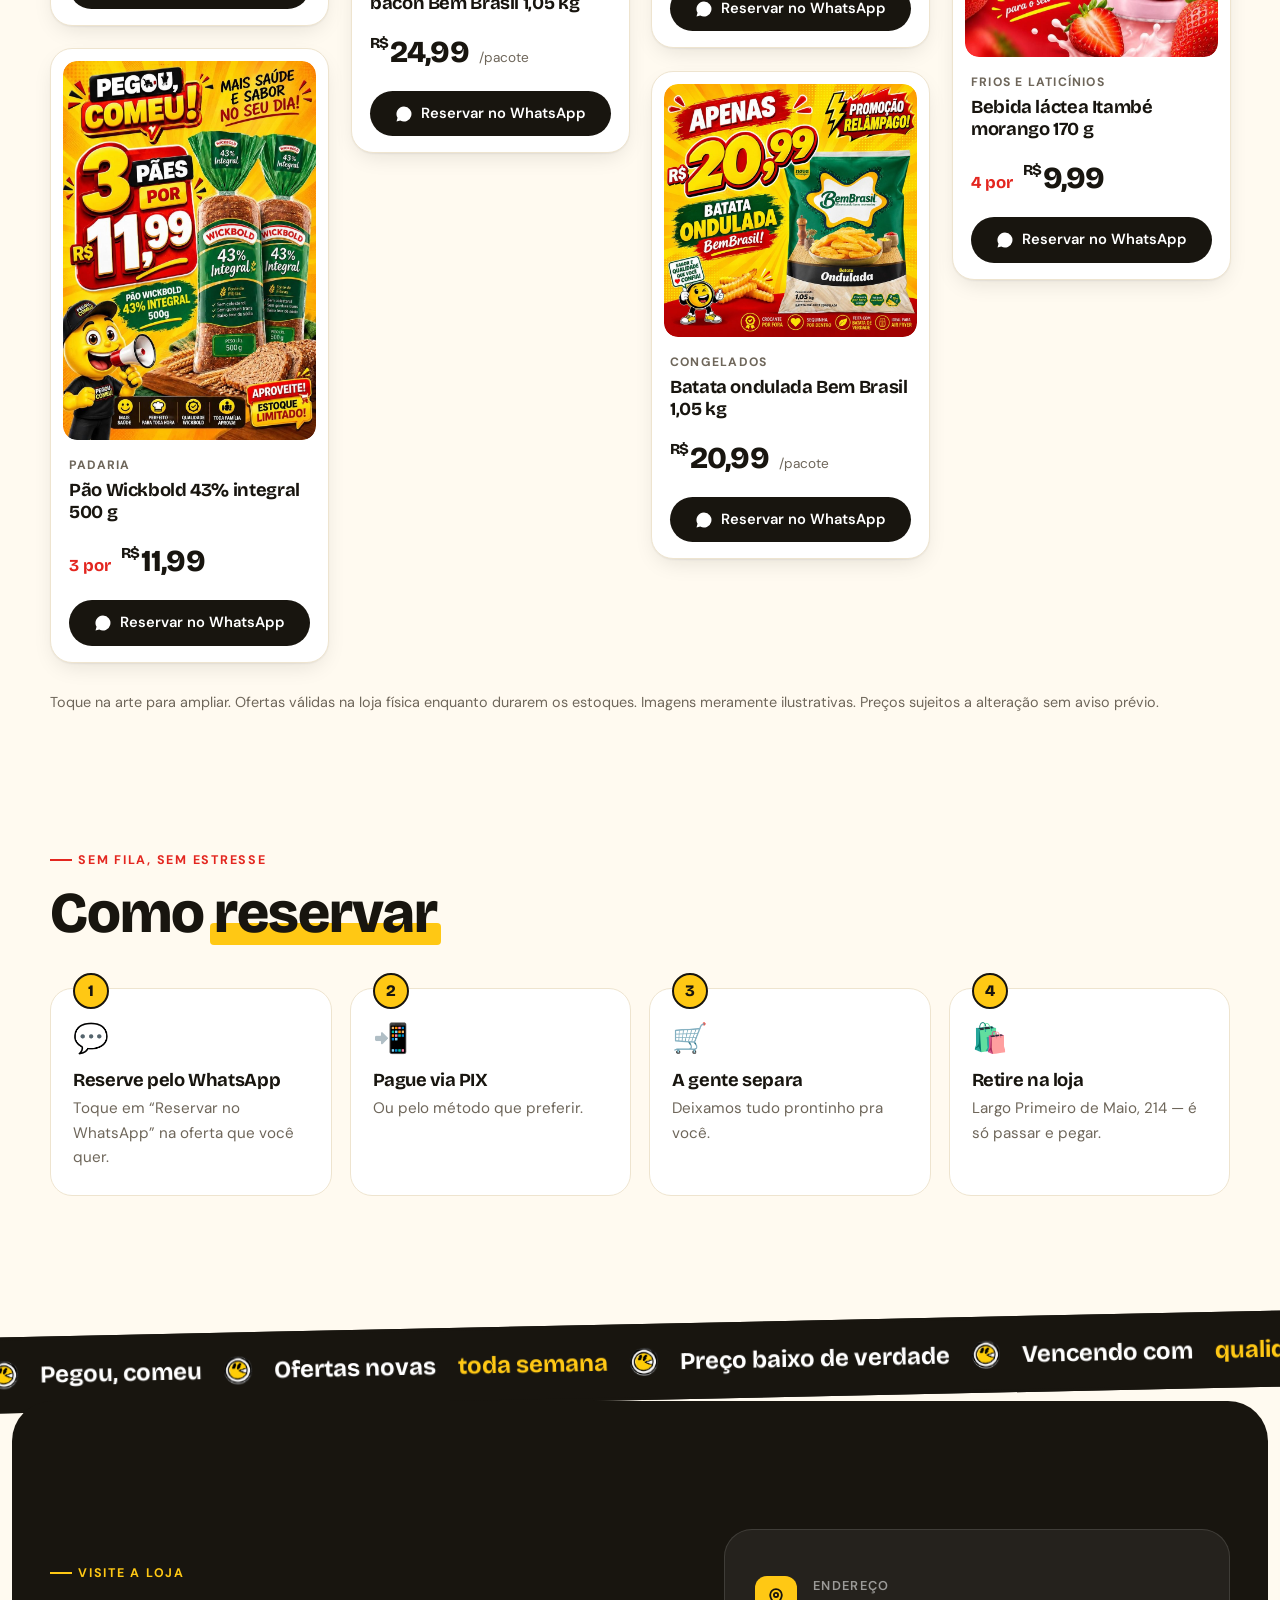
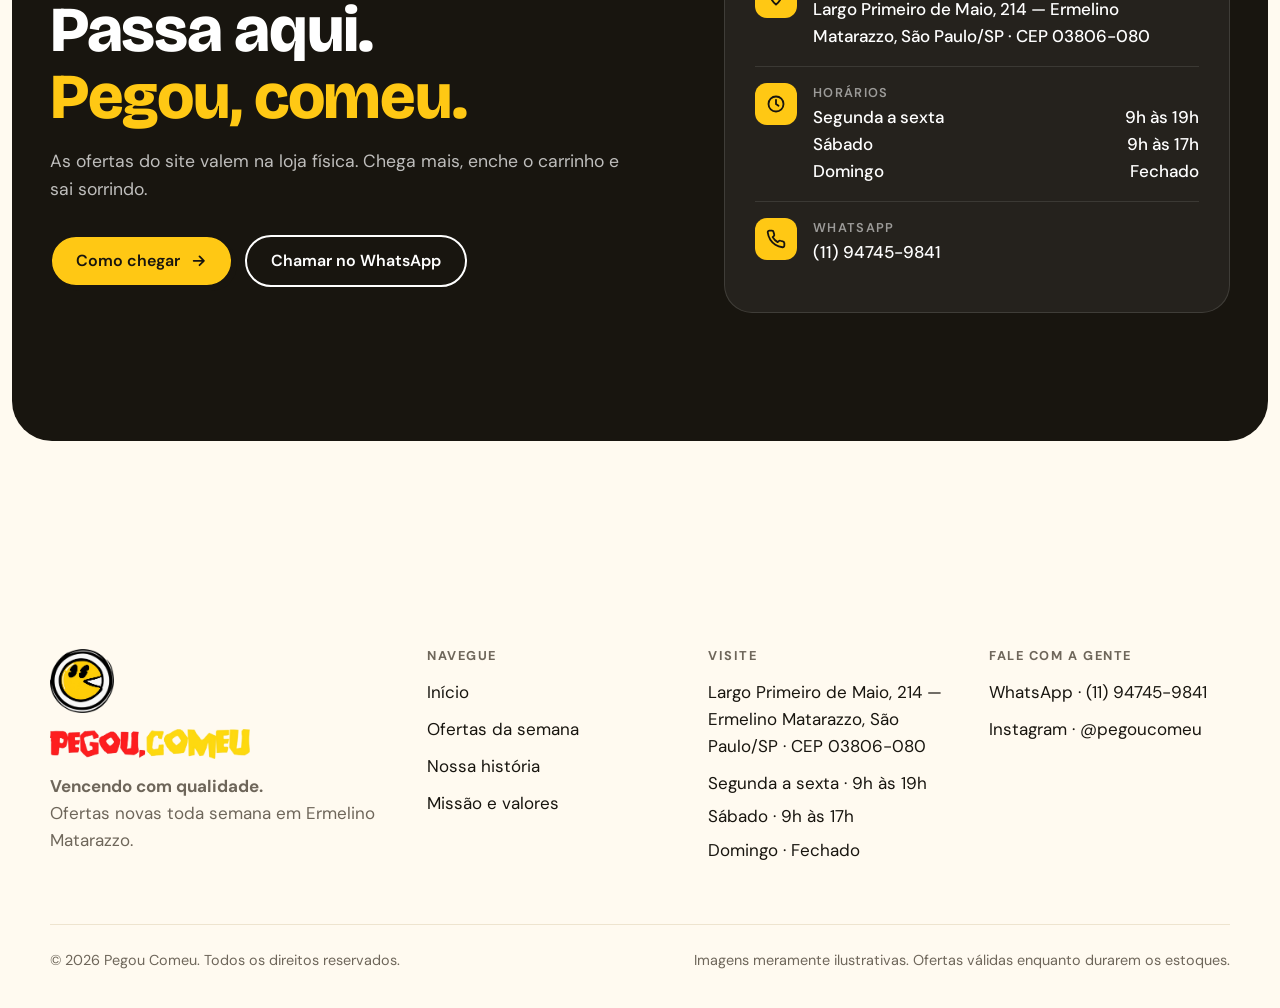
<file: ofertas.html>
<!doctype html>
<html lang="pt-BR">
<head>
<meta charset="utf-8">
<meta name="viewport" content="width=device-width, initial-scale=1">
<title>Ofertas da semana — Pegou Comeu</title>
<meta name="description" content="Confira as ofertas da semana do Pegou Comeu. Promoções novas toda semana em mercearia, hortifrúti, açougue, bebidas e mais.">
<meta name="theme-color" content="#FFC814">
<meta property="og:title" content="Ofertas da semana — Pegou Comeu">
<meta property="og:description" content="Confira as ofertas da semana do Pegou Comeu. Promoções novas toda semana em mercearia, hortifrúti, açougue, bebidas e mais.">
<meta property="og:image" content="assets/img/logo-pc.png">
<meta property="og:type" content="website">
<meta property="og:locale" content="pt_BR">
<link rel="icon" type="image/png" href="assets/img/favicon.png">
<link rel="apple-touch-icon" href="assets/img/favicon.png">
<link rel="preconnect" href="https://fonts.googleapis.com">
<link rel="preconnect" href="https://fonts.gstatic.com" crossorigin>
<link href="https://fonts.googleapis.com/css2?family=Bricolage+Grotesque:opsz,wght@12..96,600;12..96,700;12..96,800&family=DM+Sans:opsz,wght@9..40,400;9..40,500;9..40,600;9..40,700&display=swap" rel="stylesheet">
<link rel="stylesheet" href="css/style.css">
</head>
<body>
<a class="sr-only" href="#conteudo">Pular para o conteúdo</a>
<header class="site-header">
  <nav class="container nav" aria-label="Principal">
    <a class="brand" href="index.html" aria-label="Pegou Comeu — início">
      <img class="brand-icon" src="assets/img/logo-icone.png" alt="" width="48" height="48">
      <img class="brand-name" src="assets/img/logo-nome.png" alt="Pegou Comeu" width="141" height="22">
    </a>
    <ul class="nav-links">
        <li><a href="index.html">Início</a></li>
        <li><a href="ofertas.html" aria-current="page">Ofertas</a></li>
        <li><a href="historia.html">Nossa história</a></li>
        <li><a href="missao.html">Missão</a></li>
      <li class="nav-cta"><a class="btn btn-primary" data-link="maps" href="#">Como chegar <svg viewBox="0 0 24 24" fill="none" stroke="currentColor" stroke-width="2.4" stroke-linecap="round" stroke-linejoin="round"><path d="M5 12h14M13 6l6 6-6 6"/></svg></a></li>
    </ul>
    <button class="nav-toggle" type="button" aria-label="Abrir menu" aria-expanded="false"><span></span></button>
  </nav>
</header>
<main id="conteudo">

<section class="page-hero">
  <div class="container">
    <img class="deco" src="assets/img/logo-icone.png" alt="">
    <h1 class="reveal">Ofertas da <span class="hl">semana</span></h1>
    <p class="reveal" style="--d:.1s">Promoções que mudam toda semana. Viu, gostou? Reserva pelo WhatsApp e retira na loja!</p>
    <div class="reveal" style="--d:.2s;margin-top:26px"><span class="validity"><span class="clock"><svg viewBox="0 0 24 24" fill="none" stroke="currentColor" stroke-width="2.2" stroke-linecap="round"><circle cx="12" cy="12" r="9"/><path d="M12 7v5l3 2"/></svg></span><span data-validade></span></span></div>
  </div>
</section>

<section class="section" style="padding-top:0">
  <div class="container">
    <div class="filters" id="filtros" role="group" aria-label="Filtrar por categoria"></div>
    <div class="offers-grid encartes" id="ofertas-todas" aria-live="polite"></div>
    <p class="offers-note">Toque na arte para ampliar. Ofertas válidas na loja física enquanto durarem os estoques. Imagens meramente ilustrativas. Preços sujeitos a alteração sem aviso prévio.</p>
  </div>
</section>

<section class="section" style="padding-top:0">
  <div class="container">
    <div class="reveal" style="margin-bottom:44px">
      <span class="eyebrow">Sem fila, sem estresse</span>
      <h2 class="section-title">Como <span class="hl">reservar</span></h2>
    </div>
    <div class="steps" data-stagger>
      <div class="step"><span class="ico">💬</span><h3>Reserve pelo WhatsApp</h3><p>Toque em “Reservar no WhatsApp” na oferta que você quer.</p></div>
      <div class="step"><span class="ico">📲</span><h3>Pague via PIX</h3><p>Ou pelo método que preferir.</p></div>
      <div class="step"><span class="ico">🛒</span><h3>A gente separa</h3><p>Deixamos tudo prontinho pra você.</p></div>
      <div class="step"><span class="ico">🛍️</span><h3>Retire na loja</h3><p>Largo Primeiro de Maio, 214 — é só passar e pegar.</p></div>
    </div>
  </div>
</section>


<div class="ticker" aria-hidden="true"><div class="ticker-track"><span class="ticker-item"><img src="assets/img/logo-icone.png" alt="">Pegou, comeu</span><span class="ticker-item"><img src="assets/img/logo-icone.png" alt="">Ofertas novas <span class='y'>toda semana</span></span><span class="ticker-item"><img src="assets/img/logo-icone.png" alt="">Preço baixo de verdade</span><span class="ticker-item"><img src="assets/img/logo-icone.png" alt="">Vencendo com <span class='y'>qualidade</span></span><span class="ticker-item"><img src="assets/img/logo-icone.png" alt="">Encheu o carrinho, <span class='y'>economizou</span></span><span class="ticker-item"><img src="assets/img/logo-icone.png" alt="">Pegou, comeu</span><span class="ticker-item"><img src="assets/img/logo-icone.png" alt="">Ofertas novas <span class='y'>toda semana</span></span><span class="ticker-item"><img src="assets/img/logo-icone.png" alt="">Preço baixo de verdade</span><span class="ticker-item"><img src="assets/img/logo-icone.png" alt="">Vencendo com <span class='y'>qualidade</span></span><span class="ticker-item"><img src="assets/img/logo-icone.png" alt="">Encheu o carrinho, <span class='y'>economizou</span></span></div></div>

<section style="padding-bottom:clamp(72px,10vw,128px)">
  <div class="visit section reveal">
    <div class="container visit-grid">
      <div>
        <span class="eyebrow">Visite a loja</span>
        <h2>Passa aqui.<br><span style="color:var(--yellow)">Pegou, comeu.</span></h2>
        <p>As ofertas do site valem na loja física. Chega mais, enche o carrinho e sai sorrindo.</p>
        <div class="visit-actions">
          <a class="btn btn-primary" data-link="maps" href="#">Como chegar <svg viewBox="0 0 24 24" fill="none" stroke="currentColor" stroke-width="2.4" stroke-linecap="round" stroke-linejoin="round"><path d="M5 12h14M13 6l6 6-6 6"/></svg></a>
          <a class="btn btn-ghost" data-link="whats" href="#">Chamar no WhatsApp</a>
        </div>
      </div>
      <div class="info-card">
        <div class="info-row"><span class="ic"><svg viewBox="0 0 24 24" fill="none" stroke="currentColor" stroke-width="2.2" stroke-linecap="round" stroke-linejoin="round"><path d="M12 21s-7-6.2-7-11.5a7 7 0 0 1 14 0C19 14.8 12 21 12 21z"/><circle cx="12" cy="9.5" r="2.5"/></svg></span><div><small>Endereço</small><span data-cfg="endereco"></span></div></div>
        <div class="info-row"><span class="ic"><svg viewBox="0 0 24 24" fill="none" stroke="currentColor" stroke-width="2.2" stroke-linecap="round"><circle cx="12" cy="12" r="9"/><path d="M12 7v5l3 2"/></svg></span><div style="flex:1"><small>Horários</small><div data-cfg="horarios"></div></div></div>
        <div class="info-row"><span class="ic"><svg viewBox="0 0 24 24" fill="none" stroke="currentColor" stroke-width="2.2" stroke-linecap="round" stroke-linejoin="round"><path d="M22 16.9v3a2 2 0 0 1-2.2 2 19.8 19.8 0 0 1-8.6-3.1 19.5 19.5 0 0 1-6-6A19.8 19.8 0 0 1 2.1 4.2 2 2 0 0 1 4.1 2h3a2 2 0 0 1 2 1.7c.1.9.4 1.8.7 2.7a2 2 0 0 1-.5 2.1L8 9.8a16 16 0 0 0 6 6l1.3-1.3a2 2 0 0 1 2.1-.4c.9.3 1.8.6 2.7.7a2 2 0 0 1 1.7 2z"/></svg></span><div><small>WhatsApp</small><a data-link="whats" href="#" data-cfg="telefone"></a></div></div>
      </div>
    </div>
  </div>
</section>

</main>

<footer class="site-footer">
  <div class="container">
    <div class="footer-grid">
      <div class="footer-brand">
        <img class="icon" src="assets/img/logo-icone.png" alt="">
        <img class="name" src="assets/img/logo-nome.png" alt="Pegou Comeu">
        <p><strong>Vencendo com qualidade.</strong><br>Ofertas novas toda semana em Ermelino Matarazzo.</p>
      </div>
      <div>
        <h4>Navegue</h4>
        <ul>
          <li><a href="index.html">Início</a></li>
          <li><a href="ofertas.html">Ofertas da semana</a></li>
          <li><a href="historia.html">Nossa história</a></li>
          <li><a href="missao.html">Missão e valores</a></li>
        </ul>
      </div>
      <div>
        <h4>Visite</h4>
        <ul>
          <li><a data-link="maps" href="#"><span data-cfg="endereco"></span></a></li>
          <li data-cfg="horarios"></li>
        </ul>
      </div>
      <div>
        <h4>Fale com a gente</h4>
        <ul>
          <li><a data-link="whats" href="#">WhatsApp · <span data-cfg="telefone"></span></a></li>
          <li><a data-link="instagram" href="#">Instagram · <span data-cfg="instagramUser"></span></a></li>
        </ul>
      </div>
    </div>
    <div class="footer-bottom">
      <span>© <span data-ano></span> Pegou Comeu. Todos os direitos reservados.</span>
      <span>Imagens meramente ilustrativas. Ofertas válidas enquanto durarem os estoques.</span>
    </div>
  </div>
</footer>

<a class="whats-float" data-link="whats" href="#" aria-label="Falar no WhatsApp"><svg viewBox="0 0 24 24" fill="currentColor"><path d="M17.5 14.4c-.3-.1-1.8-.9-2-1-.3-.1-.5-.1-.7.1-.2.3-.8 1-.9 1.2-.2.2-.3.2-.6.1-.3-.1-1.3-.5-2.4-1.5-.9-.8-1.5-1.8-1.7-2.1-.2-.3 0-.5.1-.6l.4-.5c.2-.2.2-.3.3-.5.1-.2 0-.4 0-.5l-.9-2.2c-.2-.6-.5-.5-.7-.5h-.6c-.2 0-.5.1-.8.4-.3.3-1 1-1 2.5s1.1 2.9 1.2 3.1c.1.2 2.1 3.2 5.1 4.5.7.3 1.3.5 1.7.6.7.2 1.4.2 1.9.1.6-.1 1.8-.7 2-1.4.2-.7.2-1.3.2-1.4-.1-.2-.3-.3-.6-.4zM12 2a10 10 0 0 0-8.6 15.1L2 22l5-1.3A10 10 0 1 0 12 2zm0 18.2c-1.6 0-3.1-.4-4.4-1.2l-.3-.2-3 .8.8-2.9-.2-.3A8.2 8.2 0 1 1 12 20.2z"/></svg></a>

<script src="js/config.js"></script>
<script src="js/ofertas.js"></script>
<script src="js/main.js"></script>
</body>
</html>
</file>
<file: css/style.css>
/* =========================================================
   PEGOU COMEU — estilos
   ========================================================= */
:root {
  --bg: #FFFAF0;
  --bg-2: #FFF3D6;
  --surface: #FFFFFF;
  --ink: #18150F;
  --ink-2: #3A342A;
  --muted: #6E665A;
  --line: #EEE4CF;
  --yellow: #FFC814;
  --yellow-2: #FFD84D;
  --yellow-soft: #FFF0B8;
  --red: #E3261F;
  --red-soft: #FDE3E1;
  --green: #1F8A4C;

  --radius: 22px;
  --radius-sm: 14px;
  --shadow: 0 1px 2px rgba(24,21,15,.06), 0 8px 24px -8px rgba(24,21,15,.14);
  --shadow-lg: 0 2px 4px rgba(24,21,15,.06), 0 24px 48px -16px rgba(24,21,15,.25);

  --font-display: "Bricolage Grotesque", system-ui, sans-serif;
  --font-body: "DM Sans", system-ui, sans-serif;
  --ease: cubic-bezier(.2,.8,.2,1);
  --max: 1180px;
}

*, *::before, *::after { box-sizing: border-box; }
html { overflow-x: clip; scroll-behavior: smooth; -webkit-text-size-adjust: 100%; }
body {
  margin: 0;
  background: var(--bg);
  color: var(--ink);
  font-family: var(--font-body);
  font-size: 17px;
  line-height: 1.6;
  -webkit-font-smoothing: antialiased;
  overflow-x: clip;
}
img { max-width: 100%; display: block; }
a { color: inherit; }
h1, h2, h3, h4 { font-family: var(--font-display); line-height: 1.05; margin: 0; letter-spacing: -0.02em; }
p { margin: 0; }
.container { width: min(var(--max), 100% - 40px); margin-inline: auto; }
.sr-only { position: absolute; width: 1px; height: 1px; overflow: hidden; clip: rect(0 0 0 0); }

/* ---------- Botões ---------- */
.btn {
  --b: var(--ink);
  display: inline-flex; align-items: center; gap: .6em;
  padding: .95em 1.5em;
  border-radius: 999px;
  font: 600 1rem/1 var(--font-body);
  text-decoration: none;
  border: 2px solid var(--b);
  cursor: pointer;
  transition: transform .25s var(--ease), box-shadow .25s var(--ease), background .25s;
  white-space: nowrap;
}
.btn svg { width: 1.1em; height: 1.1em; transition: transform .25s var(--ease); }
.btn:hover svg { transform: translateX(3px); }
.btn-primary { background: var(--yellow); color: var(--ink); box-shadow: 4px 4px 0 var(--ink); }
.btn-primary:hover { transform: translate(-2px,-2px); box-shadow: 6px 6px 0 var(--ink); }
.btn-primary:active { transform: translate(2px,2px); box-shadow: 1px 1px 0 var(--ink); }
.btn-ghost { background: transparent; color: var(--ink); }
.btn-ghost:hover { background: var(--ink); color: var(--bg); }
.btn-dark { background: var(--ink); color: #fff; }
.btn-dark:hover { background: var(--ink-2); transform: translateY(-2px); }
.btn-whats { background: #1FAF5A; border-color: #1FAF5A; color: #fff; }
.btn-whats:hover { background: #179a4d; transform: translateY(-2px); }

/* ---------- Header ---------- */
.site-header {
  position: sticky; top: 0; z-index: 50;
  transition: background .3s, box-shadow .3s, padding .3s;
  padding: 18px 0;
}
.site-header.scrolled {
  background: rgba(255,250,240,.85);
  backdrop-filter: saturate(1.4) blur(14px);
  -webkit-backdrop-filter: saturate(1.4) blur(14px);
  box-shadow: 0 1px 0 var(--line);
  padding: 10px 0;
}
.nav { display: flex; align-items: center; justify-content: space-between; gap: 24px; }
.brand { display: flex; align-items: center; gap: 12px; text-decoration: none; }
.brand-icon { width: 48px; height: 48px; transition: transform .5s var(--ease); }
.brand:hover .brand-icon { transform: rotate(-14deg) scale(1.06); }
.brand-name { height: 22px; width: auto; }
.nav-links { display: flex; align-items: center; gap: 6px; list-style: none; margin: 0; padding: 0; }
.nav-links a {
  position: relative; display: block;
  padding: .55em 1em; border-radius: 999px;
  text-decoration: none; font-weight: 500; color: var(--ink-2);
  transition: background .2s, color .2s;
}
.nav-links a:hover { background: var(--yellow-soft); color: var(--ink); }
.nav-links a[aria-current="page"] { background: var(--ink); color: #fff; }
.nav-cta { margin-left: 8px; }
.nav-toggle {
  display: none; width: 46px; height: 46px; border-radius: 50%;
  border: 2px solid var(--ink); background: var(--surface); cursor: pointer;
  align-items: center; justify-content: center;
}
.nav-toggle span, .nav-toggle span::before, .nav-toggle span::after {
  display: block; width: 18px; height: 2px; background: var(--ink); position: relative; transition: transform .3s var(--ease), background .2s;
}
.nav-toggle span::before, .nav-toggle span::after { content: ""; position: absolute; left: 0; }
.nav-toggle span::before { top: -6px; } .nav-toggle span::after { top: 6px; }
.nav-open .nav-toggle span { background: transparent; }
.nav-open .nav-toggle span::before { transform: translateY(6px) rotate(45deg); }
.nav-open .nav-toggle span::after { transform: translateY(-6px) rotate(-45deg); }

@media (max-width: 860px) {
  .nav-toggle { display: inline-flex; }
  .nav-links {
    position: fixed; inset: 74px 16px auto 16px;
    flex-direction: column; align-items: stretch; gap: 4px;
    background: var(--surface); border-radius: var(--radius); padding: 12px;
    box-shadow: var(--shadow-lg);
    opacity: 0; transform: translateY(-10px) scale(.98); pointer-events: none;
    transition: opacity .25s, transform .3s var(--ease);
  }
  .nav-open .nav-links { opacity: 1; transform: none; pointer-events: auto; }
  .nav-links a { padding: .9em 1.1em; font-size: 1.05rem; }
  .nav-cta { margin: 6px 0 0; } .nav-cta .btn { width: 100%; justify-content: center; }
  .brand-name { height: 18px; }
  .brand-icon { width: 42px; height: 42px; }
}

/* ---------- Seções e títulos ---------- */
section { position: relative; }
.section { padding: clamp(72px, 10vw, 128px) 0; }
.eyebrow {
  display: inline-flex; align-items: center; gap: .5em;
  font: 700 .78rem/1 var(--font-body); letter-spacing: .14em; text-transform: uppercase;
  color: var(--red);
}
.eyebrow::before { content: ""; width: 22px; height: 2px; background: currentColor; }
.section-title { font-size: clamp(2.1rem, 4.6vw, 3.6rem); font-weight: 800; margin-top: 14px; }
.section-lead { color: var(--muted); font-size: 1.12rem; max-width: 56ch; margin-top: 16px; }
.section-head { display: flex; align-items: end; justify-content: space-between; gap: 24px; flex-wrap: wrap; margin-bottom: 44px; }
.hl { position: relative; white-space: nowrap; z-index: 0; }
.hl::after {
  content: ""; position: absolute; left: -4px; right: -4px; bottom: .06em; height: .38em;
  background: var(--yellow); z-index: -1; border-radius: 4px;
  transform: scaleX(0); transform-origin: left; transition: transform .9s .3s var(--ease);
}
.is-in .hl::after, .hl.is-in::after { transform: scaleX(1); }
.text-red { color: var(--red); }

/* ---------- HERO ---------- */
.hero { padding: 40px 0 90px; overflow: hidden; }
.hero-grid { display: grid; grid-template-columns: 1.1fr .9fr; gap: 48px; align-items: center; }
.hero-badge {
  display: inline-flex; align-items: center; gap: 10px;
  background: var(--surface); border: 1px solid var(--line);
  padding: 7px 14px 7px 8px; border-radius: 999px; font-size: .92rem; font-weight: 500;
  box-shadow: var(--shadow);
}
.hero-badge .dot { width: 26px; height: 26px; border-radius: 50%; background: var(--red); display: grid; place-items: center; color: #fff; font-size: .8rem; }
.hero-badge .dot::after { content: ""; width: 8px; height: 8px; border-radius: 50%; background: #fff; animation: pulse 1.6s infinite; }
@keyframes pulse { 0%,100% { transform: scale(1); opacity: 1 } 50% { transform: scale(.55); opacity: .6 } }
.hero h1 {
  font-size: clamp(3rem, 8vw, 6.4rem); font-weight: 800; letter-spacing: -0.045em;
  margin-top: 26px; line-height: .95;
}
.hero h1 .line { display: block; overflow: hidden; padding-bottom: .06em; }
.hero h1 .line > span { display: inline-block; transform: translateY(105%); animation: rise .9s var(--ease) forwards; }
.hero h1 .line:nth-child(2) > span { animation-delay: .12s; }
.hero h1 .line:nth-child(3) > span { animation-delay: .24s; }
@keyframes rise { to { transform: none; } }
.hero p.lead { font-size: clamp(1.08rem, 1.6vw, 1.25rem); color: var(--ink-2); max-width: 46ch; margin-top: 26px; }
.hero-actions { display: flex; flex-wrap: wrap; gap: 14px; margin-top: 34px; }
.hero-meta { display: flex; flex-wrap: wrap; gap: 26px; margin-top: 42px; color: var(--muted); font-size: .95rem; }
.hero-meta strong { display: block; color: var(--ink); font-family: var(--font-display); font-size: 1.15rem; }

.hero-art { position: relative; aspect-ratio: 1; max-width: 520px; justify-self: center; width: 100%; }
.hero-blob {
  position: absolute; inset: 6%;
  background: var(--yellow);
  border-radius: 46% 54% 52% 48% / 52% 44% 56% 48%;
  animation: morph 12s ease-in-out infinite;
}
@keyframes morph {
  0%,100% { border-radius: 46% 54% 52% 48% / 52% 44% 56% 48%; transform: rotate(0); }
  50% { border-radius: 56% 44% 42% 58% / 44% 56% 44% 56%; transform: rotate(8deg); }
}
.hero-ring {
  position: absolute; inset: 1%; border-radius: 50%;
  border: 2px dashed rgba(24,21,15,.18); animation: spin-slow 40s linear infinite;
}
.mascot-wrap {
  position: absolute; inset: 0 6% 6%; z-index: 1;
  transform: perspective(900px) rotateY(var(--ry, 0deg)) rotateX(var(--rx, 0deg));
  transition: transform .25s ease-out;
  animation: mascotIn 1.1s .35s cubic-bezier(.34,1.56,.64,1) both;
}
@keyframes mascotIn { from { opacity: 0; transform: translateY(60px) scale(.6) rotate(-10deg); } }
.mascot {
  all: unset; display: block; width: 100%; height: 100%; cursor: pointer;
  transform-origin: 50% 100%;
  animation: hop 3.4s ease-in-out infinite;
}
/* Mascote articulado: pernas, base, braço, corpo e olhos em camadas */
.pc-rig {
  position: absolute; inset: 0; margin: auto; display: block;
  width: 100%; height: auto; max-height: 100%; aspect-ratio: 590 / 631;
  filter: drop-shadow(0 18px 22px rgba(24,21,15,.22));
}
.pc-rig img, .pc-upper { position: absolute; inset: 0; width: 100%; height: 100%; display: block; }
.mascot:hover .pc-rig { animation: wiggle-sm .5s ease-in-out 2; }

/* joelhos: o corpo desce e as pernas dobram juntos */
.pc-upper { animation: pc-agacha 1.8s ease-in-out infinite; }
.pc-pernas { transform-origin: 50% 51.03%; animation: pc-joelho 1.8s ease-in-out infinite; }
@keyframes pc-agacha { 0%, 100% { transform: translateY(0); } 50% { transform: translateY(.8%); } }
@keyframes pc-joelho { 0%, 100% { transform: scaleY(1); } 50% { transform: scaleY(.875); } }

/* braço do joinha balançando */
.pc-braco { transform-origin: 25.1% 30.1%; animation: pc-braco 2.8s ease-in-out infinite; }
@keyframes pc-braco {
  0%, 55%, 100% { transform: rotate(0); }
  14% { transform: rotate(-11deg); }
  26% { transform: rotate(5deg); }
  38% { transform: rotate(-11deg); }
  48% { transform: rotate(2deg); }
}

/* olhos: piscam juntos e, de vez em quando, uma piscadinha */
.pc-olho { transform-origin: 50% 16.8%; }
.pc-olho-esq { animation: pc-pisca-esq 7s linear infinite; }
.pc-olho-dir { animation: pc-pisca-dir 7s linear infinite; }
@keyframes pc-pisca-esq {
  0%, 40%, 44%, 100% { transform: scaleY(1); }
  42% { transform: scaleY(.08); }
}
@keyframes pc-pisca-dir {
  0%, 40%, 44%, 84%, 97.5%, 100% { transform: scaleY(1); }
  42% { transform: scaleY(.08); }
  86%, 95.5% { transform: scaleY(.08); }
}
.mascot:focus-visible { outline: 3px solid var(--red); outline-offset: 6px; border-radius: 24px; }
.mascot.jump { animation: bigJump .9s cubic-bezier(.3,.7,.4,1); }
@keyframes hop {
  0%, 100% { transform: translateY(0); }
  50% { transform: translateY(-12px); }
}
@keyframes wiggle-sm { 0%,100% { transform: rotate(0); } 25% { transform: rotate(-4deg); } 75% { transform: rotate(4deg); } }
@keyframes bigJump {
  0% { transform: scale(1.08, .9); }
  20% { transform: translateY(-90px) scale(.96, 1.05) rotate(0); }
  55% { transform: translateY(-110px) rotate(360deg); }
  85% { transform: translateY(0) scale(1.1, .9) rotate(360deg); }
  100% { transform: translateY(0) scale(1) rotate(360deg); }
}
.mascot-shadow {
  position: absolute; left: 22%; right: 22%; bottom: 3%; height: 7%;
  background: radial-gradient(closest-side, rgba(24,21,15,.35), transparent);
  border-radius: 50%; animation: shadow 3.4s ease-in-out infinite;
}
@keyframes shadow { 0%,100% { transform: scale(1); opacity: 1; } 50% { transform: scale(.78); opacity: .6; } }

.promise { position: relative; overflow: visible; }
.promise-mascot {
  position: absolute; width: clamp(110px, 14vw, 190px); height: auto; right: 4%; top: -70px;
  transform: rotate(8deg); animation: bob 4s ease-in-out infinite;
  filter: drop-shadow(0 14px 18px rgba(24,21,15,.25));
}
@media (max-width: 700px) { .promise-mascot { width: 96px; top: -48px; right: 10px; } }

.sticker {
  position: absolute; z-index: 2;
  background: var(--surface); border: 2px solid var(--ink); border-radius: 16px;
  padding: 10px 14px; box-shadow: 4px 4px 0 var(--ink);
  font-family: var(--font-display); font-weight: 800; line-height: 1.1;
}
.sticker small { display: block; font: 600 .72rem/1.2 var(--font-body); color: var(--muted); text-transform: uppercase; letter-spacing: .08em; }
.sticker-1 { top: 4%; right: 0; transform: rotate(6deg); animation: bob 5s ease-in-out infinite; }
.sticker-1 .price { color: var(--red); font-size: 1.6rem; }
.sticker-2 { top: 30%; left: -4%; background: var(--red); color: #fff; transform: rotate(-7deg); animation: bob 5.5s ease-in-out -2s infinite; }
.sticker-2 small { color: rgba(255,255,255,.8); }
@keyframes bob { 0%,100% { translate: 0 0; } 50% { translate: 0 -10px; } }

/* entrada da arte do hero */
.hero-art { opacity: 0; transform: scale(.92); animation: pop 1s .25s var(--ease) forwards; }
@keyframes pop { to { opacity: 1; transform: none; } }

@media (max-width: 900px) {
  .hero-grid { grid-template-columns: 1fr; gap: 40px; }
  .hero-art { max-width: 420px; }
  .hero { padding-bottom: 60px; }
}

/* ---------- Faixa (marquee) ---------- */
.ticker {
  background: var(--ink); color: #fff;
  border-block: 3px solid var(--ink);
  overflow: hidden; padding: 16px 0;
  transform: rotate(-1.2deg); margin: 0 -10px;
}
.ticker-track { display: flex; width: max-content; animation: marquee 32s linear infinite; will-change: transform; }
.ticker:hover .ticker-track { animation-play-state: paused; }
.ticker-item {
  display: flex; align-items: center; gap: 22px; padding-right: 22px;
  font-family: var(--font-display); font-weight: 700; font-size: clamp(1.1rem, 2vw, 1.5rem); white-space: nowrap;
}
.ticker-item img { width: 28px; height: 28px; }
.ticker-item .y { color: var(--yellow); }
/* texto andando para a direita */
@keyframes marquee { from { transform: translateX(-50%); } to { transform: translateX(0); } }

/* ---------- Cards de oferta ---------- */
.offers-grid { display: grid; grid-template-columns: repeat(auto-fill, minmax(240px, 1fr)); gap: 22px; }
.offer {
  position: relative; display: flex; flex-direction: column;
  background: var(--surface); border: 1px solid var(--line); border-radius: var(--radius);
  padding: 18px; box-shadow: var(--shadow);
  transition: transform .35s var(--ease), box-shadow .35s var(--ease), border-color .3s;
}
.offer:hover { transform: translateY(-6px); box-shadow: var(--shadow-lg); border-color: var(--yellow); }
.offer-media {
  position: relative; aspect-ratio: 4/3; border-radius: var(--radius-sm);
  background: var(--bg-2); display: grid; place-items: center; overflow: hidden;
}
.offer-media .emoji { font-size: 4.2rem; transition: transform .5s var(--ease); filter: drop-shadow(0 8px 10px rgba(0,0,0,.12)); }
.offer:hover .offer-media .emoji { transform: scale(1.15) rotate(-6deg); }
.offer-media img { width: 100%; height: 100%; object-fit: contain; padding: 10px; transition: transform .5s var(--ease); }
.offer:hover .offer-media img { transform: scale(1.06); }
.offer-off {
  position: absolute; top: 12px; left: 12px;
  background: var(--red); color: #fff; font: 800 .85rem/1 var(--font-display);
  padding: 7px 10px; border-radius: 999px;
}
.offer-cat { margin-top: 16px; font-size: .76rem; font-weight: 700; letter-spacing: .1em; text-transform: uppercase; color: var(--muted); }
.offer-name { font-family: var(--font-display); font-size: 1.15rem; font-weight: 700; margin-top: 4px; line-height: 1.2; }
.offer-prices { margin-top: auto; padding-top: 14px; display: flex; align-items: baseline; gap: 10px; flex-wrap: wrap; }
.offer-old { color: var(--muted); text-decoration: line-through; font-size: .95rem; }
.offer-new { font-family: var(--font-display); font-weight: 800; font-size: 1.9rem; letter-spacing: -0.03em; }
.offer-new sup { font-size: .5em; vertical-align: .9em; margin-right: 2px; }
.offer-unit { color: var(--muted); font-size: .85rem; }

.validity {
  display: inline-flex; align-items: center; gap: 10px;
  background: var(--surface); border: 1px solid var(--line); border-radius: 999px;
  padding: 8px 16px 8px 10px; font-size: .95rem; font-weight: 500;
}
.validity .clock { width: 28px; height: 28px; border-radius: 50%; background: var(--yellow); display: grid; place-items: center; }
.validity .clock svg { width: 16px; height: 16px; }
.offers-note { margin-top: 28px; color: var(--muted); font-size: .9rem; }

/* filtros */
.filters { display: flex; gap: 10px; flex-wrap: wrap; margin-bottom: 30px; }
.chip {
  border: 1.5px solid var(--line); background: var(--surface);
  padding: .6em 1.1em; border-radius: 999px; font: 600 .95rem/1 var(--font-body); cursor: pointer;
  transition: background .2s, border-color .2s, transform .2s;
}
.chip:hover { border-color: var(--ink); transform: translateY(-1px); }
.chip[aria-pressed="true"] { background: var(--ink); border-color: var(--ink); color: #fff; }
.offer.fade-in { animation: cardIn .5s var(--ease) both; }
@keyframes cardIn { from { opacity: 0; transform: translateY(16px) scale(.98); } }

/* ---------- Diferenciais ---------- */
.features { display: grid; grid-template-columns: repeat(4, 1fr); gap: 20px; }
.feature {
  background: var(--surface); border: 1px solid var(--line); border-radius: var(--radius);
  padding: 28px 24px; transition: transform .35s var(--ease), background .35s;
}
.feature:hover { transform: translateY(-4px); background: var(--yellow-soft); }
.feature-icon {
  width: 56px; height: 56px; border-radius: 16px; display: grid; place-items: center;
  background: var(--yellow); border: 2px solid var(--ink); margin-bottom: 22px; font-size: 1.6rem;
  transition: transform .4s var(--ease);
}
.feature:hover .feature-icon { transform: rotate(-8deg) scale(1.05); }
.feature h3 { font-size: 1.3rem; }
.feature p { color: var(--muted); margin-top: 8px; font-size: .98rem; }
@media (max-width: 980px) { .features { grid-template-columns: repeat(2, 1fr); } }
@media (max-width: 560px) { .features { grid-template-columns: 1fr; } }

/* ---------- Bloco "Sobre" ---------- */
.about { background: var(--bg-2); border-radius: 40px; margin-inline: 12px; }
.about-grid { display: grid; grid-template-columns: .9fr 1.1fr; gap: 64px; align-items: center; }
.about-logo {
  background: var(--surface); border-radius: 32px; padding: 48px;
  border: 1px solid var(--line); box-shadow: var(--shadow);
  display: grid; place-items: center; gap: 26px;
}
.about-logo .icon { width: min(260px, 70%); animation: spin-slow 30s linear infinite; }
.about-logo:hover .icon { animation-play-state: paused; }
@keyframes spin-slow { to { transform: rotate(360deg); } }
.about-logo .name { width: 90%; }
.about-text p + p { margin-top: 16px; }
.about-text p { color: var(--ink-2); font-size: 1.08rem; }
.about-links { display: flex; gap: 12px; flex-wrap: wrap; margin-top: 30px; }
@media (max-width: 900px) { .about-grid { grid-template-columns: 1fr; gap: 40px; } .about { border-radius: 28px; } }

/* ---------- Categorias ---------- */
.cats { display: grid; grid-template-columns: repeat(auto-fill, minmax(150px, 1fr)); gap: 14px; }
.cat {
  display: flex; flex-direction: column; align-items: center; gap: 10px; text-align: center;
  padding: 22px 12px; border-radius: var(--radius); background: var(--surface); border: 1px solid var(--line);
  text-decoration: none; font-weight: 600; transition: transform .3s var(--ease), border-color .3s, box-shadow .3s;
}
.cat span { font-size: 2.2rem; transition: transform .4s var(--ease); }
.cat:hover { transform: translateY(-4px); border-color: var(--ink); box-shadow: 4px 4px 0 var(--ink); }
.cat:hover span { transform: scale(1.15); }

/* ---------- Visite / CTA ---------- */
.visit {
  background: var(--ink); color: #fff; border-radius: 40px; margin-inline: 12px;
  overflow: hidden;
}
.visit .eyebrow { color: var(--yellow); }
.visit-grid { display: grid; grid-template-columns: 1.1fr .9fr; gap: 56px; align-items: center; }
.visit h2 { font-size: clamp(2.2rem, 5vw, 4rem); font-weight: 800; margin-top: 14px; }
.visit p { color: rgba(255,255,255,.72); margin-top: 16px; font-size: 1.1rem; max-width: 48ch; }
.visit-actions { display: flex; flex-wrap: wrap; gap: 12px; margin-top: 32px; }
.visit .btn-ghost { border-color: #fff; color: #fff; }
.visit .btn-ghost:hover { background: #fff; color: var(--ink); }
.info-card {
  background: rgba(255,255,255,.06); border: 1px solid rgba(255,255,255,.12);
  border-radius: 28px; padding: 30px;
}
.info-row { display: flex; gap: 16px; padding: 16px 0; border-bottom: 1px solid rgba(255,255,255,.1); }
.info-row:last-child { border-bottom: 0; }
.info-row .ic { flex: none; width: 42px; height: 42px; border-radius: 12px; background: var(--yellow); color: var(--ink); display: grid; place-items: center; }
.info-row .ic svg { width: 20px; height: 20px; }
.info-row small { display: block; color: rgba(255,255,255,.55); font-size: .8rem; text-transform: uppercase; letter-spacing: .1em; font-weight: 600; }
.info-row div > span, .info-row div > a { color: #fff; font-weight: 500; text-decoration: none; }
.hours-line { display: flex; justify-content: space-between; gap: 16px; }
@media (max-width: 900px) { .visit-grid { grid-template-columns: 1fr; gap: 36px; } .visit { border-radius: 28px; } }

/* ---------- Cabeçalho de páginas internas ---------- */
.page-hero { padding: 50px 0 70px; text-align: center; overflow: hidden; }
.page-hero h1 { font-size: clamp(2.8rem, 8vw, 6rem); font-weight: 800; letter-spacing: -0.045em; margin-top: 18px; }
.page-hero p { color: var(--muted); font-size: 1.2rem; max-width: 56ch; margin: 22px auto 0; }
.page-hero .deco { width: 84px; margin: 0 auto; animation: wiggle 4s ease-in-out infinite; }
@keyframes wiggle { 0%,100% { transform: rotate(-8deg); } 50% { transform: rotate(8deg); } }

/* ---------- História: linha do tempo ---------- */
.story-intro { display: grid; grid-template-columns: 1fr 1fr; gap: 56px; align-items: center; }
.story-intro .photo {
  border-radius: 32px; overflow: hidden; border: 4px solid var(--ink); box-shadow: 10px 10px 0 var(--yellow);
  transform: rotate(2deg); transition: transform .5s var(--ease);
}
.story-intro .photo:hover { transform: rotate(0); }
.story-intro p { font-size: 1.12rem; color: var(--ink-2); }
.story-intro p + p { margin-top: 16px; }
.big-quote { font-family: var(--font-display); font-size: clamp(1.7rem, 3.4vw, 2.6rem); font-weight: 700; line-height: 1.15; letter-spacing: -0.02em; }
@media (max-width: 900px) { .story-intro { grid-template-columns: 1fr; gap: 40px; } }

.timeline { position: relative; max-width: 860px; margin: 0 auto; padding-left: 0; list-style: none; }
.timeline::before {
  content: ""; position: absolute; left: 31px; top: 10px; bottom: 10px; width: 3px;
  background: linear-gradient(var(--yellow), var(--red));
  transform-origin: top; transform: scaleY(var(--progress, 0)); border-radius: 3px;
}
.timeline li { position: relative; padding: 0 0 52px 92px; }
.timeline li:last-child { padding-bottom: 0; }
.tl-dot {
  position: absolute; left: 0; top: 0; width: 64px; height: 64px; border-radius: 50%;
  background: var(--surface); border: 3px solid var(--ink); display: grid; place-items: center;
  font: 800 .95rem/1 var(--font-display); box-shadow: 4px 4px 0 var(--ink);
}
.timeline li.is-in .tl-dot { background: var(--yellow); }
.tl-card { background: var(--surface); border: 1px solid var(--line); border-radius: var(--radius); padding: 24px 26px; box-shadow: var(--shadow); }
.tl-card h3 { font-size: 1.4rem; }
.tl-card p { color: var(--muted); margin-top: 8px; }

/* ---------- Missão ---------- */
.mvv { display: grid; grid-template-columns: repeat(3, 1fr); gap: 22px; }
.mvv-card {
  position: relative; border-radius: 28px; padding: 36px 30px 34px; overflow: hidden;
  border: 2px solid var(--ink); transition: transform .4s var(--ease), box-shadow .4s var(--ease);
}
.mvv-card:hover { transform: translate(-4px,-4px); box-shadow: 8px 8px 0 var(--ink); }
.mvv-card:nth-child(1) { background: var(--yellow); }
.mvv-card:nth-child(2) { background: var(--surface); }
.mvv-card:nth-child(3) { background: var(--red); color: #fff; }
.mvv-card .num { font: 800 4.5rem/1 var(--font-display); opacity: .15; position: absolute; top: 14px; right: 20px; }
.mvv-card h3 { font-size: 2rem; }
.mvv-card p { margin-top: 14px; font-size: 1.05rem; }
@media (max-width: 900px) { .mvv { grid-template-columns: 1fr; } }

.values { display: grid; grid-template-columns: repeat(3, 1fr); gap: 18px; }
@media (max-width: 900px) { .values { grid-template-columns: repeat(2, 1fr); } }
@media (max-width: 560px) { .values { grid-template-columns: 1fr; } }
.value {
  display: flex; gap: 18px; align-items: flex-start;
  background: var(--surface); border: 1px solid var(--line); border-radius: var(--radius); padding: 24px;
  transition: border-color .3s, transform .3s var(--ease);
}
.value:hover { border-color: var(--yellow); transform: translateY(-3px); }
.value .ico { flex: none; width: 48px; height: 48px; border-radius: 14px; background: var(--yellow-soft); display: grid; place-items: center; font-size: 1.4rem; }
.value h3 { font-size: 1.2rem; }
.value p { color: var(--muted); margin-top: 6px; font-size: .97rem; }

.promise {
  text-align: center; background: var(--yellow); border-radius: 40px; margin-inline: 12px;
  border: 3px solid var(--ink);
}
.promise h2 { font-size: clamp(2.2rem, 5.6vw, 4.6rem); font-weight: 800; max-width: 18ch; margin: 0 auto; }
.promise p { max-width: 52ch; margin: 22px auto 0; font-size: 1.12rem; color: var(--ink-2); }
.promise .btn { margin-top: 32px; }

/* ---------- Footer ---------- */
.site-footer { padding: 80px 0 36px; }
.footer-grid { display: grid; grid-template-columns: 1.4fr 1fr 1fr 1fr; gap: 40px; }
.footer-brand img.icon { width: 64px; }
.footer-brand img.name { width: 200px; margin-top: 16px; }
.footer-brand p { color: var(--muted); margin-top: 14px; max-width: 32ch; }
.site-footer h4 { font-size: .8rem; font-family: var(--font-body); font-weight: 700; text-transform: uppercase; letter-spacing: .12em; color: var(--muted); margin-bottom: 16px; }
.site-footer ul { list-style: none; margin: 0; padding: 0; display: grid; gap: 10px; }
.site-footer ul a { text-decoration: none; transition: color .2s; }
.site-footer ul a:hover { color: var(--red); }
.footer-bottom { display: flex; justify-content: space-between; gap: 16px; flex-wrap: wrap; margin-top: 60px; padding-top: 24px; border-top: 1px solid var(--line); color: var(--muted); font-size: .9rem; }
@media (max-width: 860px) { .footer-grid { grid-template-columns: 1fr 1fr; } .footer-brand { grid-column: 1 / -1; } }

/* Botão flutuante WhatsApp */
.whats-float {
  position: fixed; right: 20px; bottom: 20px; z-index: 60;
  width: 60px; height: 60px; border-radius: 50%; background: #1FAF5A; color: #fff;
  display: grid; place-items: center; box-shadow: 0 10px 30px -6px rgba(31,175,90,.6);
  transition: transform .3s var(--ease);
}
.whats-float:hover { transform: scale(1.08) rotate(-6deg); }
.whats-float svg { width: 30px; height: 30px; }

/* ---------- Animações de entrada ao rolar ---------- */
.reveal { opacity: 0; transform: translateY(28px); transition: opacity .8s var(--ease), transform .8s var(--ease); transition-delay: var(--d, 0s); }
.reveal.is-in { opacity: 1; transform: none; }

/* ---------- Acessibilidade: menos movimento ---------- */
@media (prefers-reduced-motion: reduce) {
  *, *::before, *::after { animation-duration: .001ms !important; animation-iteration-count: 1 !important; transition-duration: .001ms !important; scroll-behavior: auto !important; }
  .reveal { opacity: 1; transform: none; }
  .hero h1 .line > span { transform: none; }
  .hero-art { opacity: 1; transform: none; }
  .ticker-track { animation: marquee 60s linear infinite !important; }
  .mascot-wrap { animation: none !important; }
  .pc-upper { animation: pc-agacha 1.8s ease-in-out infinite !important; }
  .pc-pernas { animation: pc-joelho 1.8s ease-in-out infinite !important; }
  .pc-braco { animation: pc-braco 2.8s ease-in-out infinite !important; }
  .pc-olho-esq { animation: pc-pisca-esq 7s linear infinite !important; }
  .pc-olho-dir { animation: pc-pisca-dir 7s linear infinite !important; }
}
:focus-visible { outline: 3px solid var(--red); outline-offset: 3px; border-radius: 8px; }

.site-footer .hours-line { display: block; }
.site-footer .hours-line span + span::before { content: " · "; }
.site-footer .hours-line + .hours-line { margin-top: 6px; }
.offer-prices { row-gap: 2px; }

/* ---------- Fotos da loja ---------- */
.story-intro .photo img { width: 100%; aspect-ratio: 4/5; object-fit: cover; }

.about-photo { position: relative; }
.about-photo > img:first-child {
  width: 100%; aspect-ratio: 4/5; object-fit: cover; border-radius: 32px;
  border: 4px solid var(--ink); box-shadow: 10px 10px 0 var(--yellow);
  transform: rotate(-2deg); transition: transform .5s var(--ease);
}
.about-photo:hover > img:first-child { transform: rotate(0); }
.about-photo .badge {
  position: absolute; width: 110px; right: -14px; bottom: -18px;
  filter: drop-shadow(0 10px 18px rgba(0,0,0,.25)); animation: wiggle 4s ease-in-out infinite;
}
@media (max-width: 900px) { .about-photo { max-width: 460px; margin-inline: auto; } .about-photo .badge { width: 84px; right: -6px; } }

.gallery { display: grid; grid-template-columns: repeat(4, 1fr); grid-auto-rows: 210px; gap: 16px; }
.gallery figure {
  position: relative; margin: 0; overflow: hidden; border-radius: var(--radius); cursor: zoom-in;
  background: var(--bg-2);
}
.gallery img { width: 100%; height: 100%; object-fit: cover; transition: transform .8s var(--ease); }
.gallery figure:hover img { transform: scale(1.06); }
.gallery figcaption {
  position: absolute; left: 12px; right: 12px; bottom: 12px;
  background: rgba(24,21,15,.78); color: #fff; backdrop-filter: blur(6px); -webkit-backdrop-filter: blur(6px);
  padding: 8px 14px; border-radius: 999px; font-size: .88rem; font-weight: 500; width: fit-content; max-width: calc(100% - 24px);
  transform: translateY(8px); opacity: 0; transition: opacity .35s, transform .35s var(--ease);
}
.gallery figure:hover figcaption, .gallery figure:focus-visible figcaption { opacity: 1; transform: none; }
.gallery figure { grid-row: span 2; }
.gallery figure:nth-child(even) { transform: translateY(28px); }
.gallery { padding-bottom: 28px; }
@media (max-width: 860px) {
  .gallery { grid-template-columns: 1fr 1fr; grid-auto-rows: 150px; gap: 12px; }
  .gallery figcaption { opacity: 1; transform: none; font-size: .78rem; }
}

.lightbox {
  border: 0; padding: 0; background: transparent; max-width: 100vw; max-height: 100vh; width: 100vw; height: 100vh;
  display: none; place-items: center;
}
.lightbox[open] { display: grid; animation: lbIn .3s var(--ease); }
.lightbox::backdrop { background: rgba(24,21,15,.88); backdrop-filter: blur(4px); }
.lightbox figure { margin: 0; display: grid; gap: 12px; justify-items: center; }
.lightbox img { max-width: min(92vw, 1000px); max-height: 82vh; border-radius: 18px; object-fit: contain; }
.lightbox figcaption { color: #fff; font-weight: 500; }
.lb-close, .lb-nav {
  position: fixed; border: 0; cursor: pointer; background: var(--yellow); color: var(--ink);
  width: 48px; height: 48px; border-radius: 50%; font-size: 1.8rem; line-height: 1; display: grid; place-items: center;
  transition: transform .2s;
}
.lb-close:hover, .lb-nav:hover { transform: scale(1.08); }
.lb-close { top: 18px; right: 18px; }
.lb-prev { left: 18px; top: 50%; translate: 0 -50%; }
.lb-next { right: 18px; top: 50%; translate: 0 -50%; }
@keyframes lbIn { from { opacity: 0; transform: scale(.96); } }

/* ---------- Ofertas com arte (encartes) ---------- */
.offers-grid.encartes { display: block; columns: 4 250px; column-gap: 22px; }
.offers-grid.encartes .offer { break-inside: avoid; margin-bottom: 22px; display: flex; }
.offer.has-art { padding: 12px 12px 16px; }
.offer.has-art .offer-media { aspect-ratio: auto; background: none; display: block; }
.offer-zoom { all: unset; display: block; width: 100%; cursor: zoom-in; border-radius: var(--radius-sm); overflow: hidden; }
.offer-zoom:focus-visible { outline: 3px solid var(--red); outline-offset: 3px; }
.offer.has-art .offer-media img { width: 100%; height: auto; padding: 0; object-fit: initial; }
.offer.has-art:hover .offer-media img { transform: scale(1.04); }
.offer.has-art .offer-cat, .offer.has-art .offer-name, .offer.has-art .offer-prices { padding-inline: 6px; }
.offer-qty { font-family: var(--font-display); font-weight: 700; font-size: 1.05rem; color: var(--red); }
.offer-reserve {
  margin: 14px 6px 0; display: flex; align-items: center; justify-content: center; gap: 8px;
  padding: .75em 1em; border-radius: 999px; background: var(--ink); color: #fff;
  font-weight: 600; font-size: .92rem; text-decoration: none; transition: background .2s, transform .2s;
}
.offer-reserve::before {
  content: ""; width: 18px; height: 18px; flex: none;
  background: currentColor;
  -webkit-mask: url("data:image/svg+xml,%3Csvg xmlns='http://www.w3.org/2000/svg' viewBox='0 0 24 24'%3E%3Cpath d='M12 2a10 10 0 0 0-8.6 15.1L2 22l5-1.3A10 10 0 1 0 12 2z'/%3E%3C/svg%3E") center/contain no-repeat;
          mask: url("data:image/svg+xml,%3Csvg xmlns='http://www.w3.org/2000/svg' viewBox='0 0 24 24'%3E%3Cpath d='M12 2a10 10 0 0 0-8.6 15.1L2 22l5-1.3A10 10 0 1 0 12 2z'/%3E%3C/svg%3E") center/contain no-repeat;
}
.offer-reserve:hover { background: #1FAF5A; transform: translateY(-1px); }
@media (max-width: 560px) { .offers-grid.encartes { columns: 2; column-gap: 12px; } .offers-grid.encartes .offer { margin-bottom: 12px; } .offer.has-art .offer-name { font-size: .98rem; } .offer-new { font-size: 1.5rem; } .offer-reserve { font-size: .85rem; padding: .7em .6em; margin: 12px 0 0; } .offer-reserve .long { display: none; } .offer.has-art { padding: 8px 8px 12px; } .offer.has-art .offer-cat, .offer.has-art .offer-name, .offer.has-art .offer-prices { padding-inline: 4px; } .offer.has-art .offer-cat { font-size: .66rem; } }

/* Como reservar */
.steps { display: grid; grid-template-columns: repeat(4, 1fr); gap: 18px; counter-reset: passo; }
.step {
  position: relative; background: var(--surface); border: 1px solid var(--line); border-radius: var(--radius);
  padding: 26px 22px; counter-increment: passo;
}
.step::before {
  content: counter(passo); position: absolute; top: -16px; left: 22px;
  width: 36px; height: 36px; border-radius: 50%; background: var(--yellow); border: 2px solid var(--ink);
  display: grid; place-items: center; font: 800 1rem/1 var(--font-display);
}
.step .ico { font-size: 1.8rem; }
.step h3 { font-size: 1.15rem; margin-top: 10px; }
.step p { color: var(--muted); font-size: .95rem; margin-top: 6px; }
@media (max-width: 900px) { .steps { grid-template-columns: 1fr 1fr; row-gap: 30px; } }
@media (max-width: 480px) { .steps { grid-template-columns: 1fr; } }
</file>
